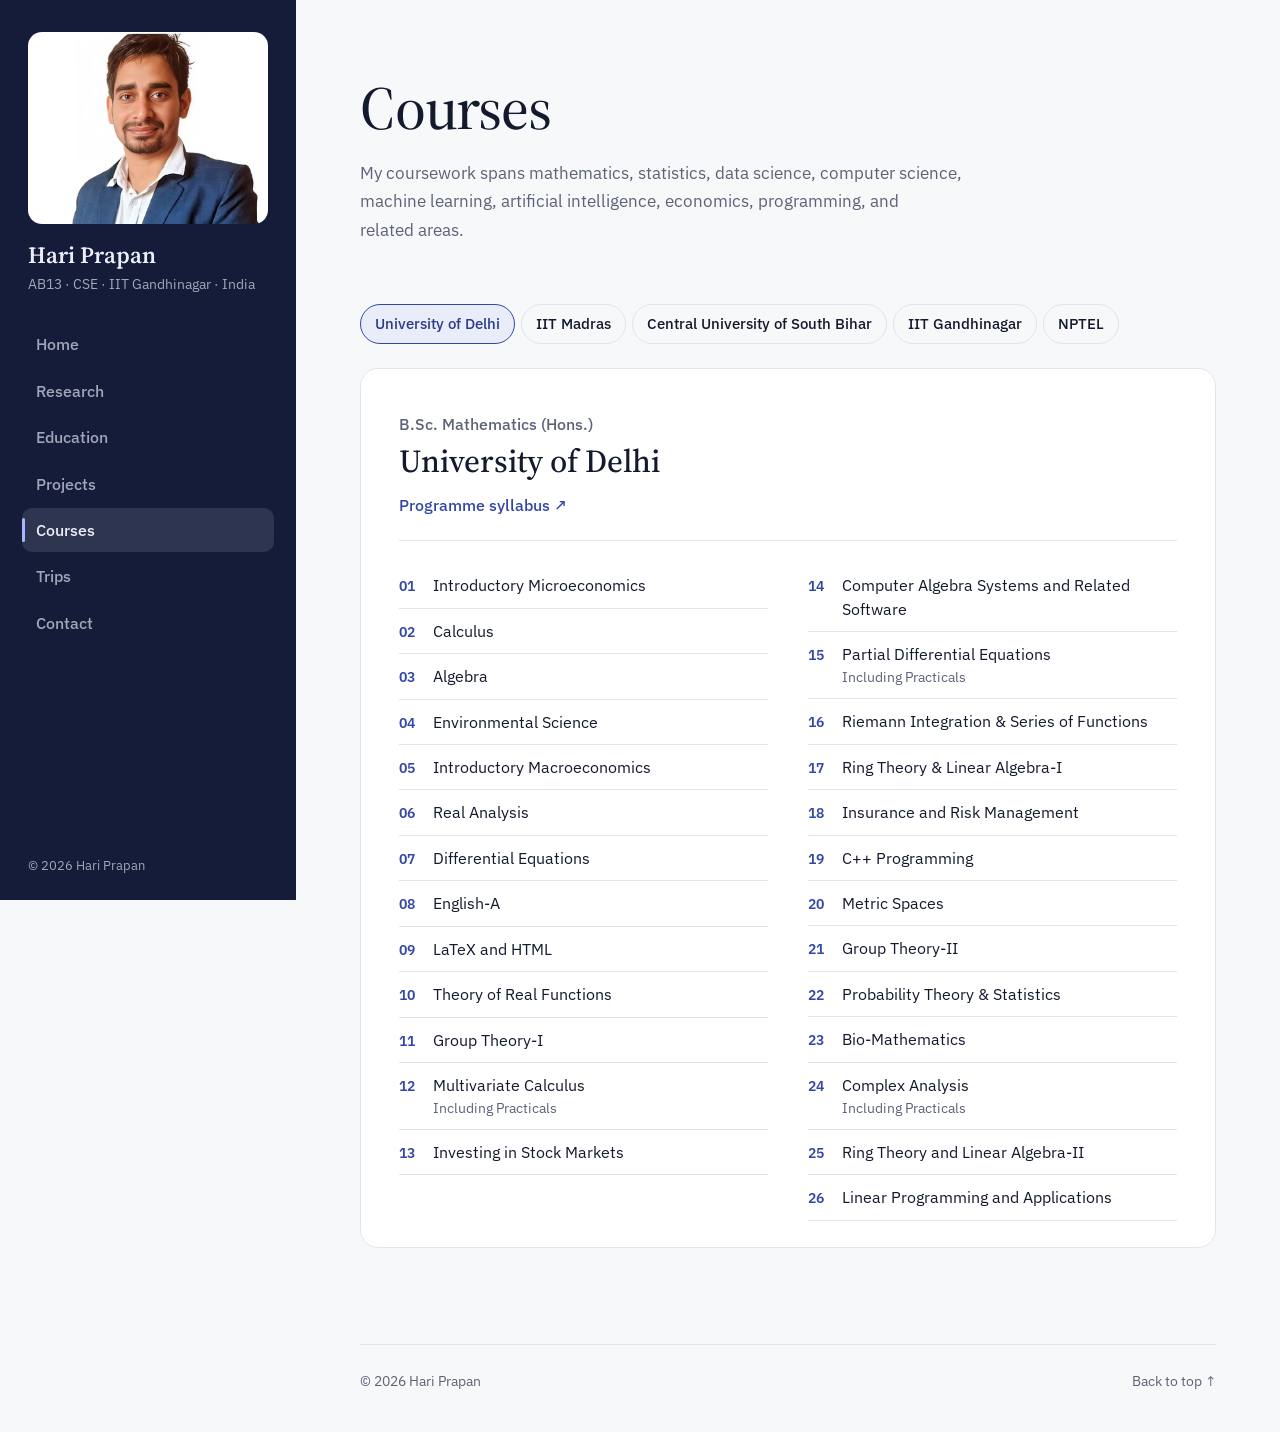
<file: courses/index.html>
<!DOCTYPE html>
<html lang="en">
<head>
  <meta charset="UTF-8">
  <meta name="viewport" content="width=device-width, initial-scale=1">
  <meta name="description" content="Academic coursework completed by Hari Prapan.">
  <meta name="theme-color" content="#141c3a">
  <title>Courses | Hari Prapan</title>
  <link rel="preconnect" href="https://fonts.googleapis.com">
  <link rel="preconnect" href="https://fonts.gstatic.com" crossorigin>
  <link rel="stylesheet" href="https://fonts.googleapis.com/css2?family=IBM+Plex+Sans:wght@400;500;600&family=Source+Serif+4:opsz,wght@8..60,400;8..60,500;8..60,600&display=swap">
  <link rel="stylesheet" href="../style.css">
  <script>document.documentElement.classList.add("js")</script>
  <script src="../script.js" defer></script>
</head>
<body>
  <a class="skip-link" href="#main">Skip to content</a>

  <!-- ===== Phone / tablet top bar ===== -->
  <header class="topbar">
    <a class="topbar-name" href="../index.html">Hari Prapan</a>
    <button class="menu-button" type="button" aria-expanded="false" aria-controls="site-nav">
      <span class="menu-lines" aria-hidden="true"></span>
      <span class="menu-label">Menu</span>
    </button>
  </header>

  <!-- ===== Sidebar: profile + navigation ===== -->
  <aside class="sidebar" id="site-nav">
    <a class="sidebar-profile" href="../index.html">
      <img src="../images/profile.jpg" alt="Hari Prapan" width="770" height="613">
      <span class="sidebar-name">Hari Prapan</span>
      <span class="sidebar-location">AB13 · CSE · IIT Gandhinagar · India</span>
    </a>
    <nav class="sidebar-nav" aria-label="Main">
        <a href="../index.html">Home</a>
        <a href="../research/">Research</a>
        <a href="../education/">Education</a>
        <a href="../projects/">Projects</a>
        <a href="../courses/" class="is-active" aria-current="page">Courses</a>
        <a href="../trips/">Trips</a>
        <a href="../index.html#contact">Contact</a>
    </nav>
    <p class="sidebar-foot">&copy; 2026 Hari Prapan</p>
  </aside>
  <div class="scrim" hidden></div>

  <main id="main" class="wide">
    <span id="top"></span>
    <header class="page-head">
      <h1>Courses</h1>
      <p>My coursework spans mathematics, statistics, data science, computer science, machine learning, artificial intelligence, economics, programming, and related areas.</p>
    </header>

    <div class="course-tabs">
      <div class="tab-list" role="tablist" aria-label="Institutions">
        <button type="button" role="tab" id="tab-group-1" aria-controls="group-1" aria-selected="true">
          <span class="tab-inst">University of Delhi</span>
          <span class="tab-degree">B.Sc. Mathematics (Hons.)</span>
        </button>
        <button type="button" role="tab" id="tab-group-2" aria-controls="group-2" aria-selected="false" tabindex="-1">
          <span class="tab-inst">IIT Madras</span>
          <span class="tab-degree">B.S. Data Science &amp; Applications</span>
        </button>
        <button type="button" role="tab" id="tab-group-3" aria-controls="group-3" aria-selected="false" tabindex="-1">
          <span class="tab-inst">Central University of South Bihar</span>
          <span class="tab-degree">M.Sc. Data Science &amp; Applied Statistics</span>
        </button>
        <button type="button" role="tab" id="tab-group-4" aria-controls="group-4" aria-selected="false" tabindex="-1">
          <span class="tab-inst">IIT Gandhinagar</span>
          <span class="tab-degree">Ph.D. Computer Science &amp; Engineering</span>
        </button>
        <button type="button" role="tab" id="tab-group-5" aria-controls="group-5" aria-selected="false" tabindex="-1">
          <span class="tab-inst">NPTEL</span>
          <span class="tab-degree">Additional Coursework</span>
        </button>
      </div>
      <div class="tab-panels">
        <!-- ===== University of Delhi ===== -->
        <section class="course-panel is-active" role="tabpanel" id="group-1" aria-labelledby="tab-group-1">
          <header class="panel-head">
            <p class="panel-degree">B.Sc. Mathematics (Hons.)</p>
            <h2>University of Delhi</h2>
            <a class="panel-link" href="https://www.du.ac.in/du/uploads/Syllabus_2015/B.Sc.%20Hons.%20Mathematics.pdf" target="_blank" rel="noreferrer">Programme syllabus ↗</a>
          </header>
          <ol class="course-list">
            <li><span class="course-num">01</span><span class="course-name">Introductory Microeconomics</span></li>
            <li><span class="course-num">02</span><span class="course-name">Calculus</span></li>
            <li><span class="course-num">03</span><span class="course-name">Algebra</span></li>
            <li><span class="course-num">04</span><span class="course-name">Environmental Science</span></li>
            <li><span class="course-num">05</span><span class="course-name">Introductory Macroeconomics</span></li>
            <li><span class="course-num">06</span><span class="course-name">Real Analysis</span></li>
            <li><span class="course-num">07</span><span class="course-name">Differential Equations</span></li>
            <li><span class="course-num">08</span><span class="course-name">English-A</span></li>
            <li><span class="course-num">09</span><span class="course-name">LaTeX and HTML</span></li>
            <li><span class="course-num">10</span><span class="course-name">Theory of Real Functions</span></li>
            <li><span class="course-num">11</span><span class="course-name">Group Theory-I</span></li>
            <li><span class="course-num">12</span><span class="course-name">Multivariate Calculus<small>Including Practicals</small></span></li>
            <li><span class="course-num">13</span><span class="course-name">Investing in Stock Markets</span></li>
            <li><span class="course-num">14</span><span class="course-name">Computer Algebra Systems and Related Software</span></li>
            <li><span class="course-num">15</span><span class="course-name">Partial Differential Equations<small>Including Practicals</small></span></li>
            <li><span class="course-num">16</span><span class="course-name">Riemann Integration &amp; Series of Functions</span></li>
            <li><span class="course-num">17</span><span class="course-name">Ring Theory &amp; Linear Algebra-I</span></li>
            <li><span class="course-num">18</span><span class="course-name">Insurance and Risk Management</span></li>
            <li><span class="course-num">19</span><span class="course-name">C++ Programming</span></li>
            <li><span class="course-num">20</span><span class="course-name">Metric Spaces</span></li>
            <li><span class="course-num">21</span><span class="course-name">Group Theory-II</span></li>
            <li><span class="course-num">22</span><span class="course-name">Probability Theory &amp; Statistics</span></li>
            <li><span class="course-num">23</span><span class="course-name">Bio-Mathematics</span></li>
            <li><span class="course-num">24</span><span class="course-name">Complex Analysis<small>Including Practicals</small></span></li>
            <li><span class="course-num">25</span><span class="course-name">Ring Theory and Linear Algebra-II</span></li>
            <li><span class="course-num">26</span><span class="course-name">Linear Programming and Applications</span></li>
          </ol>
        </section>

        <!-- ===== IIT Madras ===== -->
        <section class="course-panel" role="tabpanel" id="group-2" aria-labelledby="tab-group-2">
          <header class="panel-head">
            <p class="panel-degree">B.S. Data Science &amp; Applications</p>
            <h2>IIT Madras</h2>
          </header>
          <ol class="course-list">
            <li><span class="course-num">01</span><span class="course-name"><a href="https://study.iitm.ac.in/ds/course_pages/BSHS1001.html" target="_blank" rel="noreferrer">English I ↗</a></span></li>
            <li><span class="course-num">02</span><span class="course-name"><a href="https://study.iitm.ac.in/ds/course_pages/BSCS1001.html" target="_blank" rel="noreferrer">Computational Thinking ↗</a></span></li>
            <li><span class="course-num">03</span><span class="course-name"><a href="https://study.iitm.ac.in/ds/course_pages/BSMA1001.html" target="_blank" rel="noreferrer">Mathematics for Data Science I ↗</a></span></li>
            <li><span class="course-num">04</span><span class="course-name"><a href="https://study.iitm.ac.in/ds/course_pages/BSMA1002.html" target="_blank" rel="noreferrer">Statistics for Data Science I ↗</a></span></li>
            <li><span class="course-num">05</span><span class="course-name"><a href="https://study.iitm.ac.in/ds/course_pages/BSHS1002.html" target="_blank" rel="noreferrer">English II ↗</a></span></li>
            <li><span class="course-num">06</span><span class="course-name"><a href="https://study.iitm.ac.in/ds/course_pages/BSCS1002.html" target="_blank" rel="noreferrer">Programming in Python ↗</a></span></li>
            <li><span class="course-num">07</span><span class="course-name"><a href="https://study.iitm.ac.in/ds/course_pages/BSMA1003.html" target="_blank" rel="noreferrer">Mathematics for Data Science II ↗</a></span></li>
            <li><span class="course-num">08</span><span class="course-name"><a href="https://study.iitm.ac.in/ds/course_pages/BSMA1004.html" target="_blank" rel="noreferrer">Statistics for Data Science II ↗</a></span></li>
            <li><span class="course-num">09</span><span class="course-name"><a href="https://study.iitm.ac.in/ds/course_pages/BSCS2001.html" target="_blank" rel="noreferrer">Database Management Systems ↗</a></span></li>
            <li><span class="course-num">10</span><span class="course-name"><a href="https://study.iitm.ac.in/ds/course_pages/BSCS2004.html" target="_blank" rel="noreferrer">Machine Learning Foundations ↗</a></span></li>
            <li><span class="course-num">11</span><span class="course-name"><a href="https://study.iitm.ac.in/ds/course_pages/BSMS2001.html" target="_blank" rel="noreferrer">Business Data Management ↗</a></span></li>
            <li><span class="course-num">12</span><span class="course-name"><a href="https://study.iitm.ac.in/ds/course_pages/BSMS2001P.html" target="_blank" rel="noreferrer">Business Data Management - Project ↗</a></span></li>
            <li><span class="course-num">13</span><span class="course-name"><a href="https://study.iitm.ac.in/ds/course_pages/BSCS2003.html" target="_blank" rel="noreferrer">Modern Application Development I ↗</a></span></li>
            <li><span class="course-num">14</span><span class="course-name"><a href="https://study.iitm.ac.in/ds/course_pages/BSMS2002.html" target="_blank" rel="noreferrer">Business Analytics ↗</a></span></li>
            <li><span class="course-num">15</span><span class="course-name"><a href="https://study.iitm.ac.in/ds/course_pages/BSCS2003P.html" target="_blank" rel="noreferrer">Modern Application Development I - Project ↗</a></span></li>
            <li><span class="course-num">16</span><span class="course-name"><a href="https://study.iitm.ac.in/ds/course_pages/BSCS2006.html" target="_blank" rel="noreferrer">Modern Application Development II ↗</a></span></li>
            <li><span class="course-num">17</span><span class="course-name"><a href="https://study.iitm.ac.in/ds/course_pages/BSCS2007.html" target="_blank" rel="noreferrer">Machine Learning Techniques ↗</a></span></li>
            <li><span class="course-num">18</span><span class="course-name"><a href="https://study.iitm.ac.in/ds/course_pages/BSCS2006P.html" target="_blank" rel="noreferrer">Modern Application Development II - Project ↗</a></span></li>
            <li><span class="course-num">19</span><span class="course-name"><a href="https://study.iitm.ac.in/ds/course_pages/BSSE2001.html" target="_blank" rel="noreferrer">System Commands ↗</a></span></li>
            <li><span class="course-num">20</span><span class="course-name"><a href="https://study.iitm.ac.in/ds/course_pages/BSCS2008.html" target="_blank" rel="noreferrer">Machine Learning Practice ↗</a></span></li>
            <li><span class="course-num">21</span><span class="course-name"><a href="https://study.iitm.ac.in/ds/course_pages/BSCS2008P.html" target="_blank" rel="noreferrer">Machine Learning Practice - Project ↗</a></span></li>
            <li><span class="course-num">22</span><span class="course-name"><a href="https://study.iitm.ac.in/ds/course_pages/BSSE2002.html" target="_blank" rel="noreferrer">Tools in Data Science ↗</a></span></li>
            <li><span class="course-num">23</span><span class="course-name"><a href="https://study.iitm.ac.in/ds/course_pages/BSCS2002.html" target="_blank" rel="noreferrer">Programming, Data Structures and Algorithms using Python ↗</a></span></li>
            <li><span class="course-num">24</span><span class="course-name"><a href="https://study.iitm.ac.in/ds/course_pages/BSCS2005.html" target="_blank" rel="noreferrer">Programming Concepts using Java ↗</a></span></li>
            <li><span class="course-num">25</span><span class="course-name"><a href="https://study.iitm.ac.in/ds/course_pages/BSCS3003.html" target="_blank" rel="noreferrer">AI: Search Methods for Problem Solving ↗</a></span></li>
            <li><span class="course-num">26</span><span class="course-name"><a href="https://study.iitm.ac.in/ds/course_pages/BSCS3004.html" target="_blank" rel="noreferrer">Deep Learning ↗</a></span></li>
            <li><span class="course-num">27</span><span class="course-name"><a href="https://study.iitm.ac.in/ds/course_pages/BSGN3001.html" target="_blank" rel="noreferrer">Strategies for Professional Growth ↗</a></span></li>
            <li><span class="course-num">28</span><span class="course-name"><a href="https://study.iitm.ac.in/ds/course_pages/BSCS3001.html" target="_blank" rel="noreferrer">Software Engineering ↗</a></span></li>
            <li><span class="course-num">29</span><span class="course-name"><a href="https://study.iitm.ac.in/ds/course_pages/BSCS3002.html" target="_blank" rel="noreferrer">Software Testing ↗</a></span></li>
            <li><span class="course-num">30</span><span class="course-name"><a href="https://study.iitm.ac.in/ds/course_pages/BSMA3012.html" target="_blank" rel="noreferrer">Linear Statistical Models ↗</a></span></li>
            <li><span class="course-num">31</span><span class="course-name"><a href="https://study.iitm.ac.in/ds/course_pages/BSMS4001.html" target="_blank" rel="noreferrer">Industry 4.0 ↗</a></span></li>
            <li><span class="course-num">32</span><span class="course-name"><a href="https://study.iitm.ac.in/ds/course_pages/BSCS3005.html" target="_blank" rel="noreferrer">Programming in C ↗</a></span></li>
            <li><span class="course-num">33</span><span class="course-name"><a href="https://study.iitm.ac.in/ds/course_pages/BSDA5001.html" target="_blank" rel="noreferrer">Introduction to Big Data ↗</a></span></li>
            <li><span class="course-num">34</span><span class="course-name"><a href="https://study.iitm.ac.in/ds/course_pages/BSMS4023.html" target="_blank" rel="noreferrer">Game Theory and Strategy ↗</a></span></li>
            <li><span class="course-num">35</span><span class="course-name"><a href="https://sites.google.com/iitgn.ac.in/mas/home" target="_blank" rel="noreferrer">Foundations of AI: Multiagent Systems ↗</a><small>Done at IIT Gandhinagar campus</small></span></li>
            <li><span class="course-num">36</span><span class="course-name"><a href="https://www.neeldhara.com/courses/2024/02-linalg/" target="_blank" rel="noreferrer">Special Topics in Computer Science: Applications of Linear Algebra to Combinatorics ↗</a><small>Done at IIT Gandhinagar campus</small></span></li>
            <li><span class="course-num">37</span><span class="course-name">Demystifying Networking<small>NPTEL course credited to BS Degree</small></span></li>
            <li><span class="course-num">38</span><span class="course-name">Cloud Computing<small>NPTEL course credited to BS Degree</small></span></li>
            <li><span class="course-num">39</span><span class="course-name">Soft Skill Development<small>NPTEL course credited to BS Degree</small></span></li>
            <li><span class="course-num">40</span><span class="course-name">Business Analytics &amp; Text Mining Modeling using Python<small>NPTEL course credited to BS Degree</small></span></li>
          </ol>
        </section>

        <!-- ===== Central University of South Bihar ===== -->
        <section class="course-panel" role="tabpanel" id="group-3" aria-labelledby="tab-group-3">
          <header class="panel-head">
            <p class="panel-degree">M.Sc. Data Science &amp; Applied Statistics</p>
            <h2>Central University of South Bihar</h2>
            <a class="panel-link" href="https://drive.google.com/file/d/19TAhWLrG_JNBDaGO9FpudmZwVKHtLG9r/view?usp=drive_link" target="_blank" rel="noreferrer">Programme syllabus ↗</a>
          </header>
          <ol class="course-list">
            <li><span class="course-num">01</span><span class="course-name">Linux and Bioinformatics</span></li>
            <li><span class="course-num">02</span><span class="course-name">Statistical Essential for Data Science</span></li>
            <li><span class="course-num">03</span><span class="course-name">Distribution Theory and Nonparametric Statistics</span></li>
            <li><span class="course-num">04</span><span class="course-name">R Programming for Data Science</span></li>
            <li><span class="course-num">05</span><span class="course-name">Data Analysis with R, SPSS and Excel</span></li>
            <li><span class="course-num">06</span><span class="course-name">Data Mining<small>NPTEL course credited to MSc Degree</small></span></li>
            <li><span class="course-num">07</span><span class="course-name">Linear Models and Regression Analysis</span></li>
            <li><span class="course-num">08</span><span class="course-name">Multivariate Analysis for Data Science</span></li>
            <li><span class="course-num">09</span><span class="course-name">Statistical Inference for Data Science</span></li>
            <li><span class="course-num">10</span><span class="course-name">Statistical Analytics for Data Science</span></li>
            <li><span class="course-num">11</span><span class="course-name">Research Methodology and Project Management of Data Science</span></li>
            <li><span class="course-num">12</span><span class="course-name">Python Programming for Data Science</span></li>
            <li><span class="course-num">13</span><span class="course-name">Machine Learning</span></li>
            <li><span class="course-num">14</span><span class="course-name">Data Analysis using Excel and Python</span></li>
            <li><span class="course-num">15</span><span class="course-name">Mini Project<small>DataEaze — industry-oriented web app for end-to-end Data Analysis and Machine Learning workflows</small></span></li>
            <li><span class="course-num">16</span><span class="course-name">Data Visualization with Tableau</span></li>
            <li><span class="course-num">17</span><span class="course-name">Contribution to Data Science and Machine Learning by Indian Scholars and Indian Industries</span></li>
            <li><span class="course-num">18</span><span class="course-name">Major Project<small>DataEaze 2.0 — AI-powered web app for end-to-end ML and DL workflows; completed at NIELIT Patna campus</small></span></li>
            <li><span class="course-num">19</span><span class="course-name">Deep Learning<small>Done at NIELIT Patna campus</small></span></li>
          </ol>
        </section>

        <!-- ===== IIT Gandhinagar ===== -->
        <section class="course-panel" role="tabpanel" id="group-4" aria-labelledby="tab-group-4">
          <header class="panel-head">
            <p class="panel-degree">Ph.D. Computer Science &amp; Engineering</p>
            <h2>IIT Gandhinagar</h2>
          </header>
          <ol class="course-list">
            <li><span class="course-num">01</span><span class="course-name"><a href="https://gmanoj.people.iitgn.ac.in/CS610/" target="_blank" rel="noreferrer">Algorithms ↗</a></span></li>
            <li><span class="course-num">02</span><span class="course-name"><a href="https://sites.google.com/iitgn.ac.in/mdml/home" target="_blank" rel="noreferrer">Incentives and Machine Learning ↗</a></span></li>
            <li><span class="course-num">03</span><span class="course-name">FP602 Writing</span></li>
            <li><span class="course-num">04</span><span class="course-name"><a href="https://sites.google.com/iitgn.ac.in/ethicsai/course-contents" target="_blank" rel="noreferrer">Ethics of AI ↗</a></span></li>
            <li><span class="course-num">05</span><span class="course-name">Machine Learning</span></li>
            <li><span class="course-num">06</span><span class="course-name"><a href="https://sites.google.com/iitgn.ac.in/es667/home" target="_blank" rel="noreferrer">Deep Learning ↗</a></span></li>
          </ol>
        </section>

        <!-- ===== NPTEL ===== -->
        <section class="course-panel" role="tabpanel" id="group-5" aria-labelledby="tab-group-5">
          <header class="panel-head">
            <p class="panel-degree">Additional Coursework</p>
            <h2>NPTEL</h2>
          </header>
          <ol class="course-list">
            <li><span class="course-num">01</span><span class="course-name"><a href="https://onlinecourses.nptel.ac.in/noc19_cs75/preview" target="_blank" rel="noreferrer">Demystifying Networking ↗</a></span></li>
            <li><span class="course-num">02</span><span class="course-name"><a href="https://onlinecourses.nptel.ac.in/noc24_cs118/preview" target="_blank" rel="noreferrer">Cloud Computing ↗</a></span></li>
            <li><span class="course-num">03</span><span class="course-name"><a href="https://onlinecourses.nptel.ac.in/noc23_hs10/preview" target="_blank" rel="noreferrer">Soft Skill Development ↗</a></span></li>
            <li><span class="course-num">04</span><span class="course-name"><a href="https://onlinecourses.nptel.ac.in/noc19_mg47/preview" target="_blank" rel="noreferrer">Business Analytics &amp; Text Mining Modeling using Python ↗</a></span></li>
            <li><span class="course-num">05</span><span class="course-name"><a href="https://onlinecourses.nptel.ac.in/noc20_cs12/preview" target="_blank" rel="noreferrer">Data Mining ↗</a></span></li>
            <li><span class="course-num">06</span><span class="course-name"><a href="https://onlinecourses.nptel.ac.in/noc20_ee74/preview" target="_blank" rel="noreferrer">Deep Learning for Visual Computing ↗</a></span></li>
            <li><span class="course-num">07</span><span class="course-name"><a href="https://onlinecourses.nptel.ac.in/noc25_cs45/preview" target="_blank" rel="noreferrer">Introduction to Large Language Models ↗</a></span></li>
          </ol>
        </section>

      </div>
    </div>

    <footer class="site-footer">
      <span>&copy; 2026 Hari Prapan</span>
      <a href="#top">Back to top ↑</a>
    </footer>
  </main>
</body>
</html>
</file>
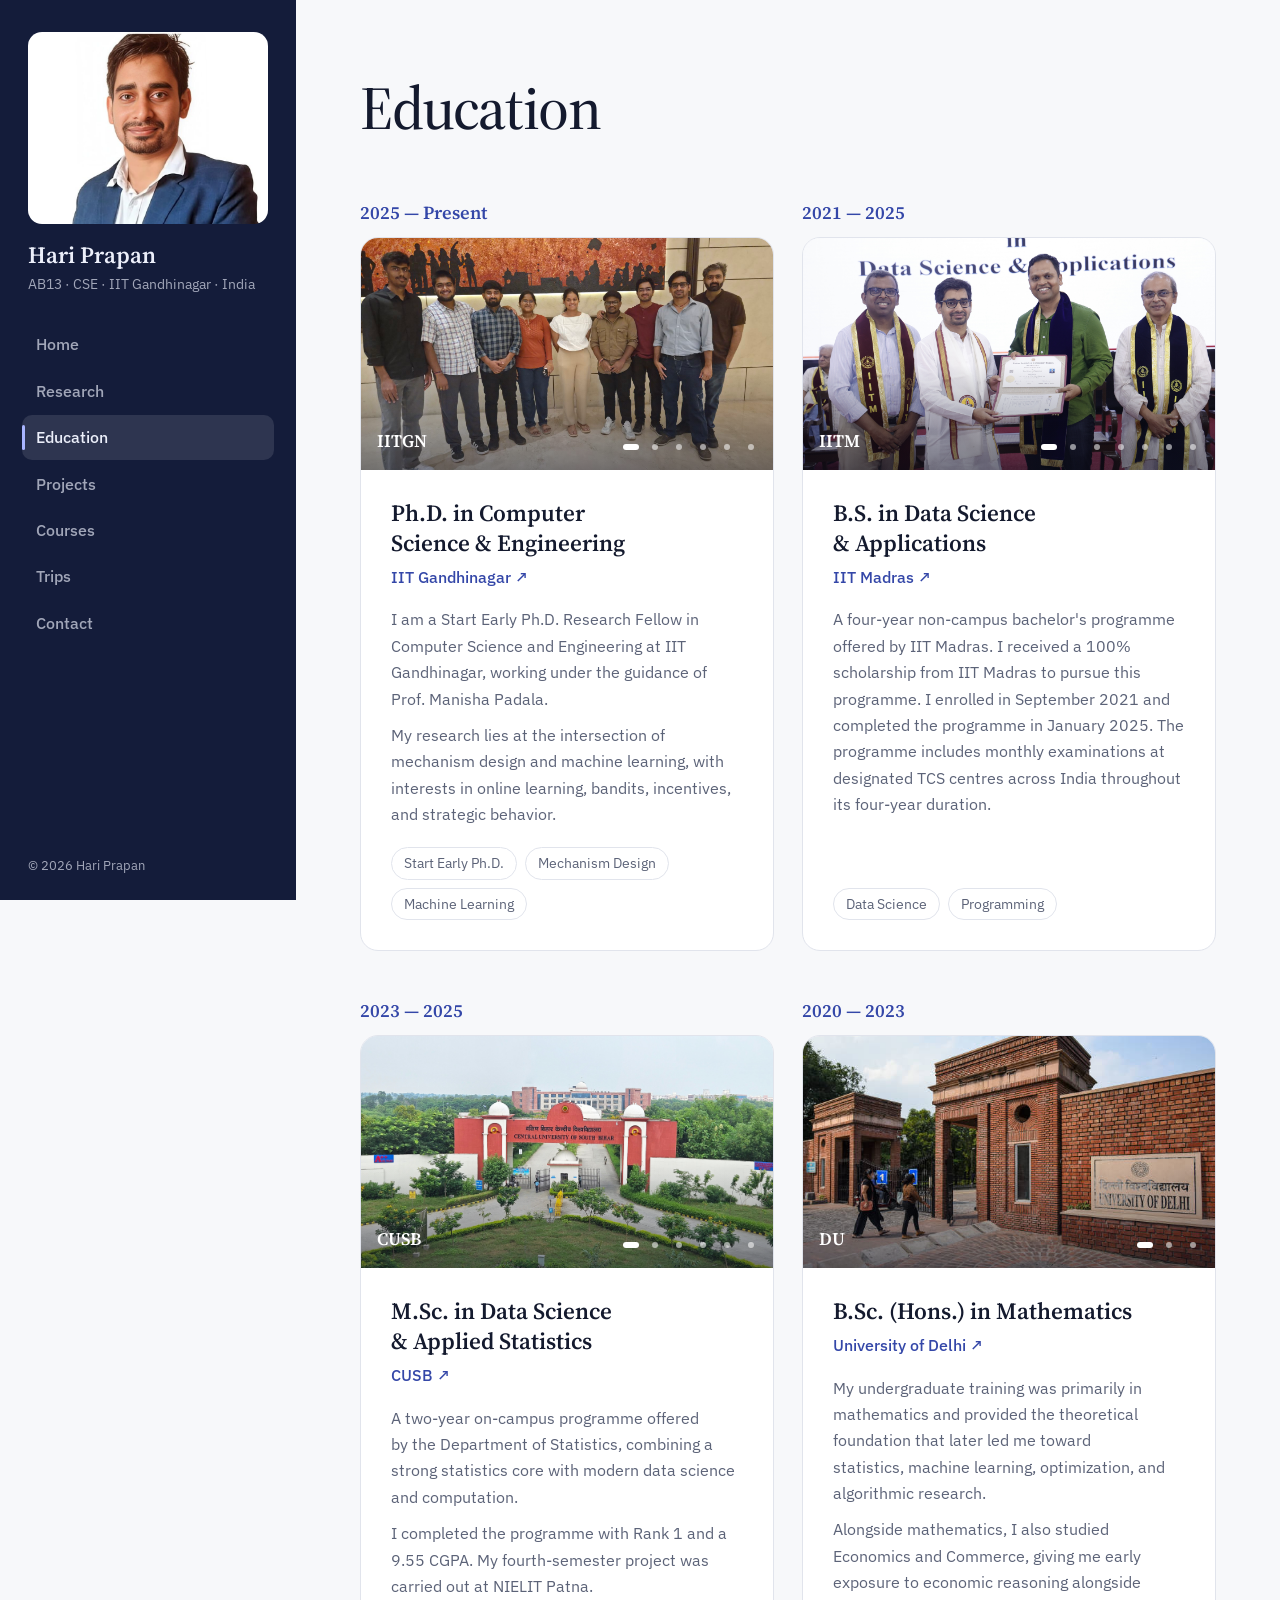
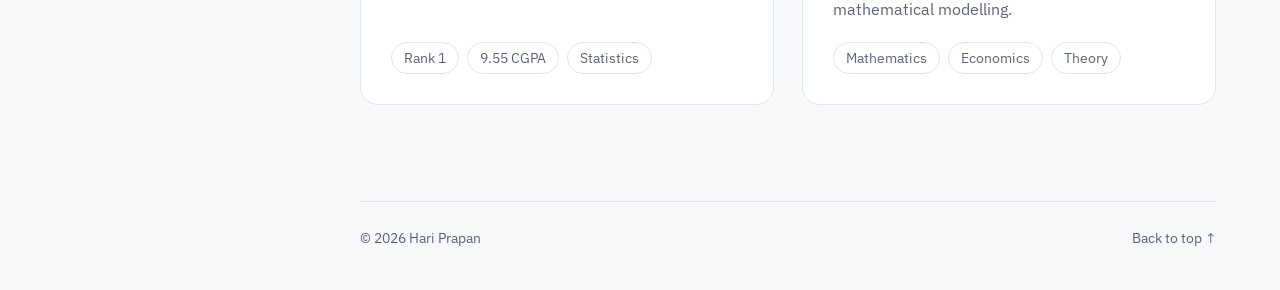
<file: education/index.html>
<!DOCTYPE html>
<html lang="en">
<head>
  <meta charset="UTF-8">
  <meta name="viewport" content="width=device-width, initial-scale=1">
  <meta name="description" content="Education of Hari Prapan.">
  <meta name="theme-color" content="#141c3a">
  <title>Education | Hari Prapan</title>
  <link rel="preconnect" href="https://fonts.googleapis.com">
  <link rel="preconnect" href="https://fonts.gstatic.com" crossorigin>
  <link rel="stylesheet" href="https://fonts.googleapis.com/css2?family=IBM+Plex+Sans:wght@400;500;600&family=Source+Serif+4:opsz,wght@8..60,400;8..60,500;8..60,600&display=swap">
  <link rel="stylesheet" href="../style.css">
  <script>document.documentElement.classList.add("js")</script>
  <script src="../script.js" defer></script>
</head>
<body>
  <a class="skip-link" href="#main">Skip to content</a>

  <!-- ===== Phone / tablet top bar ===== -->
  <header class="topbar">
    <a class="topbar-name" href="../index.html">Hari Prapan</a>
    <button class="menu-button" type="button" aria-expanded="false" aria-controls="site-nav">
      <span class="menu-lines" aria-hidden="true"></span>
      <span class="menu-label">Menu</span>
    </button>
  </header>

  <!-- ===== Sidebar: profile + navigation ===== -->
  <aside class="sidebar" id="site-nav">
    <a class="sidebar-profile" href="../index.html">
      <img src="../images/profile.jpg" alt="Hari Prapan" width="770" height="613">
      <span class="sidebar-name">Hari Prapan</span>
      <span class="sidebar-location">AB13 · CSE · IIT Gandhinagar · India</span>
    </a>
    <nav class="sidebar-nav" aria-label="Main">
        <a href="../index.html">Home</a>
        <a href="../research/">Research</a>
        <a href="../education/" class="is-active" aria-current="page">Education</a>
        <a href="../projects/">Projects</a>
        <a href="../courses/">Courses</a>
        <a href="../trips/">Trips</a>
        <a href="../index.html#contact">Contact</a>
    </nav>
    <p class="sidebar-foot">&copy; 2026 Hari Prapan</p>
  </aside>
  <div class="scrim" hidden></div>

  <main id="main" class="wide">
    <span id="top"></span>
    <header class="page-head">
      <h1>Education</h1>
    </header>

    <section class="block">
      <ol class="degrees">
        <li class="degree">
          <div class="degree-date">2025 — Present</div>
          <article class="degree-card">
            <div class="slider" aria-label="IIT Gandhinagar photos">
              <img src="../images/iitgn1.jpg" alt="IIT Gandhinagar" class="slide is-active" loading="eager">
              <img src="../images/iitgn2.jpg" alt="IIT Gandhinagar" class="slide" loading="lazy">
              <img src="../images/iitgn3.jpg" alt="IIT Gandhinagar" class="slide" loading="lazy">
              <img src="../images/iitgn4.jpeg" alt="IIT Gandhinagar" class="slide" loading="lazy">
              <img src="../images/iitgn5.jpg" alt="IIT Gandhinagar" class="slide" loading="lazy">
              <img src="../images/iitgn6.jpg" alt="IIT Gandhinagar" class="slide" loading="lazy">
              <span class="slider-tag">IITGN</span>
              <div class="slider-dots"></div>
            </div>
            <div class="degree-body">
              <h3>Ph.D. in Computer Science &amp; Engineering</h3>
              <a class="degree-inst" href="https://iitgn.ac.in/" target="_blank" rel="noreferrer">IIT Gandhinagar ↗</a>
            <p>I am a Start Early Ph.D. Research Fellow in Computer Science and Engineering at IIT Gandhinagar, working under the guidance of Prof. Manisha Padala.</p>
            <p>My research lies at the intersection of mechanism design and machine learning, with interests in online learning, bandits, incentives, and strategic behavior.</p>
              <ul class="tags"><li>Start Early Ph.D.</li><li>Mechanism Design</li><li>Machine Learning</li></ul>
            </div>
          </article>
        </li>

        <li class="degree">
          <div class="degree-date">2021 — 2025</div>
          <article class="degree-card">
            <div class="slider" aria-label="IIT Madras photos">
              <img src="../images/iitm1.jpg" alt="IIT Madras" class="slide is-active" loading="eager">
              <img src="../images/iitm2.jpg" alt="IIT Madras" class="slide" loading="lazy">
              <img src="../images/iitm3.jpg" alt="IIT Madras" class="slide" loading="lazy">
              <img src="../images/iitm4.jpg" alt="IIT Madras" class="slide" loading="lazy">
               <img src="../images/iitm5.jpg" alt="IIT Madras" class="slide" loading="lazy">
               <img src="../images/iitm6.jpg" alt="IIT Madras" class="slide" loading="lazy">
               <img src="../images/iitm7.JPG" alt="IIT Madras" class="slide" loading="lazy">
              <span class="slider-tag">IITM</span>
              <div class="slider-dots"></div>
            </div>
            <div class="degree-body">
              <h3>B.S. in Data Science &amp; Applications</h3>
              <a class="degree-inst" href="https://www.iitm.ac.in/" target="_blank" rel="noreferrer">IIT Madras ↗</a>
             <p>A four-year non-campus bachelor's programme offered by IIT Madras. I received a 100% scholarship from IIT Madras to pursue this programme.

I enrolled in September 2021 and completed the programme in January 2025.

The programme includes monthly examinations at designated TCS centres across India throughout its four-year duration.</p>
              <ul class="tags"><li>Data Science</li><li>Programming</li></ul>
            </div>
          </article>
        </li>

        <li class="degree">
          <div class="degree-date">2023 — 2025</div>
          <article class="degree-card">
            <div class="slider" aria-label="CUSB photos">
              <img src="../images/cusb1.jpg" alt="CUSB" class="slide is-active" loading="eager">
              <img src="../images/cusb2.jpg" alt="CUSB" class="slide" loading="lazy">
              <img src="../images/cusb3.jpg" alt="CUSB" class="slide" loading="lazy">
              <img src="../images/cusb4.jpg" alt="CUSB" class="slide" loading="lazy">
               <img src="../images/cusb5.jpg" alt="CUSB" class="slide" loading="lazy">
               <img src="../images/cusb6.jpg" alt="CUSB" class="slide" loading="lazy">
              <span class="slider-tag">CUSB</span>
              <div class="slider-dots"></div>
            </div>
            <div class="degree-body">
              <h3>M.Sc. in Data Science &amp; Applied Statistics</h3>
              <a class="degree-inst" href="https://www.cusb.ac.in/" target="_blank" rel="noreferrer">CUSB ↗</a>
            <p>A two-year on-campus programme offered by the Department of Statistics, combining a strong statistics core with modern data science and computation.</p>
            <p>I completed the programme with Rank 1 and a 9.55 CGPA. My fourth-semester project was carried out at NIELIT Patna.</p>
              <ul class="tags"><li>Rank 1</li><li>9.55 CGPA</li><li>Statistics</li></ul>
            </div>
          </article>
        </li>

        <li class="degree">
          <div class="degree-date">2020 — 2023</div>
          <article class="degree-card">
            <div class="slider" aria-label="University of Delhi photos">
              <img src="../images/du1.jpg" alt="University of Delhi" class="slide is-active" loading="eager">
               <img src="../images/du2.jpg" alt="University of Delhi" class="slide" loading="lazy">
              <img src="../images/du3.jpg" alt="University of Delhi" class="slide" loading="lazy">
              <span class="slider-tag">DU</span>
              <div class="slider-dots"></div>
            </div>
            <div class="degree-body">
              <h3>B.Sc. (Hons.) in Mathematics</h3>
              <a class="degree-inst" href="https://www.du.ac.in/" target="_blank" rel="noreferrer">University of Delhi ↗</a>
            <p>My undergraduate training was primarily in mathematics and provided the theoretical foundation that later led me toward statistics, machine learning, optimization, and algorithmic research.</p>
            <p>Alongside mathematics, I also studied Economics and Commerce, giving me early exposure to economic reasoning alongside mathematical modelling.</p>
              <ul class="tags"><li>Mathematics</li><li>Economics</li><li>Theory</li></ul>
            </div>
          </article>
        </li>

      </ol>
    </section>

    <footer class="site-footer">
      <span>&copy; 2026 Hari Prapan</span>
      <a href="#top">Back to top ↑</a>
    </footer>
  </main>
</body>
</html>
</file>
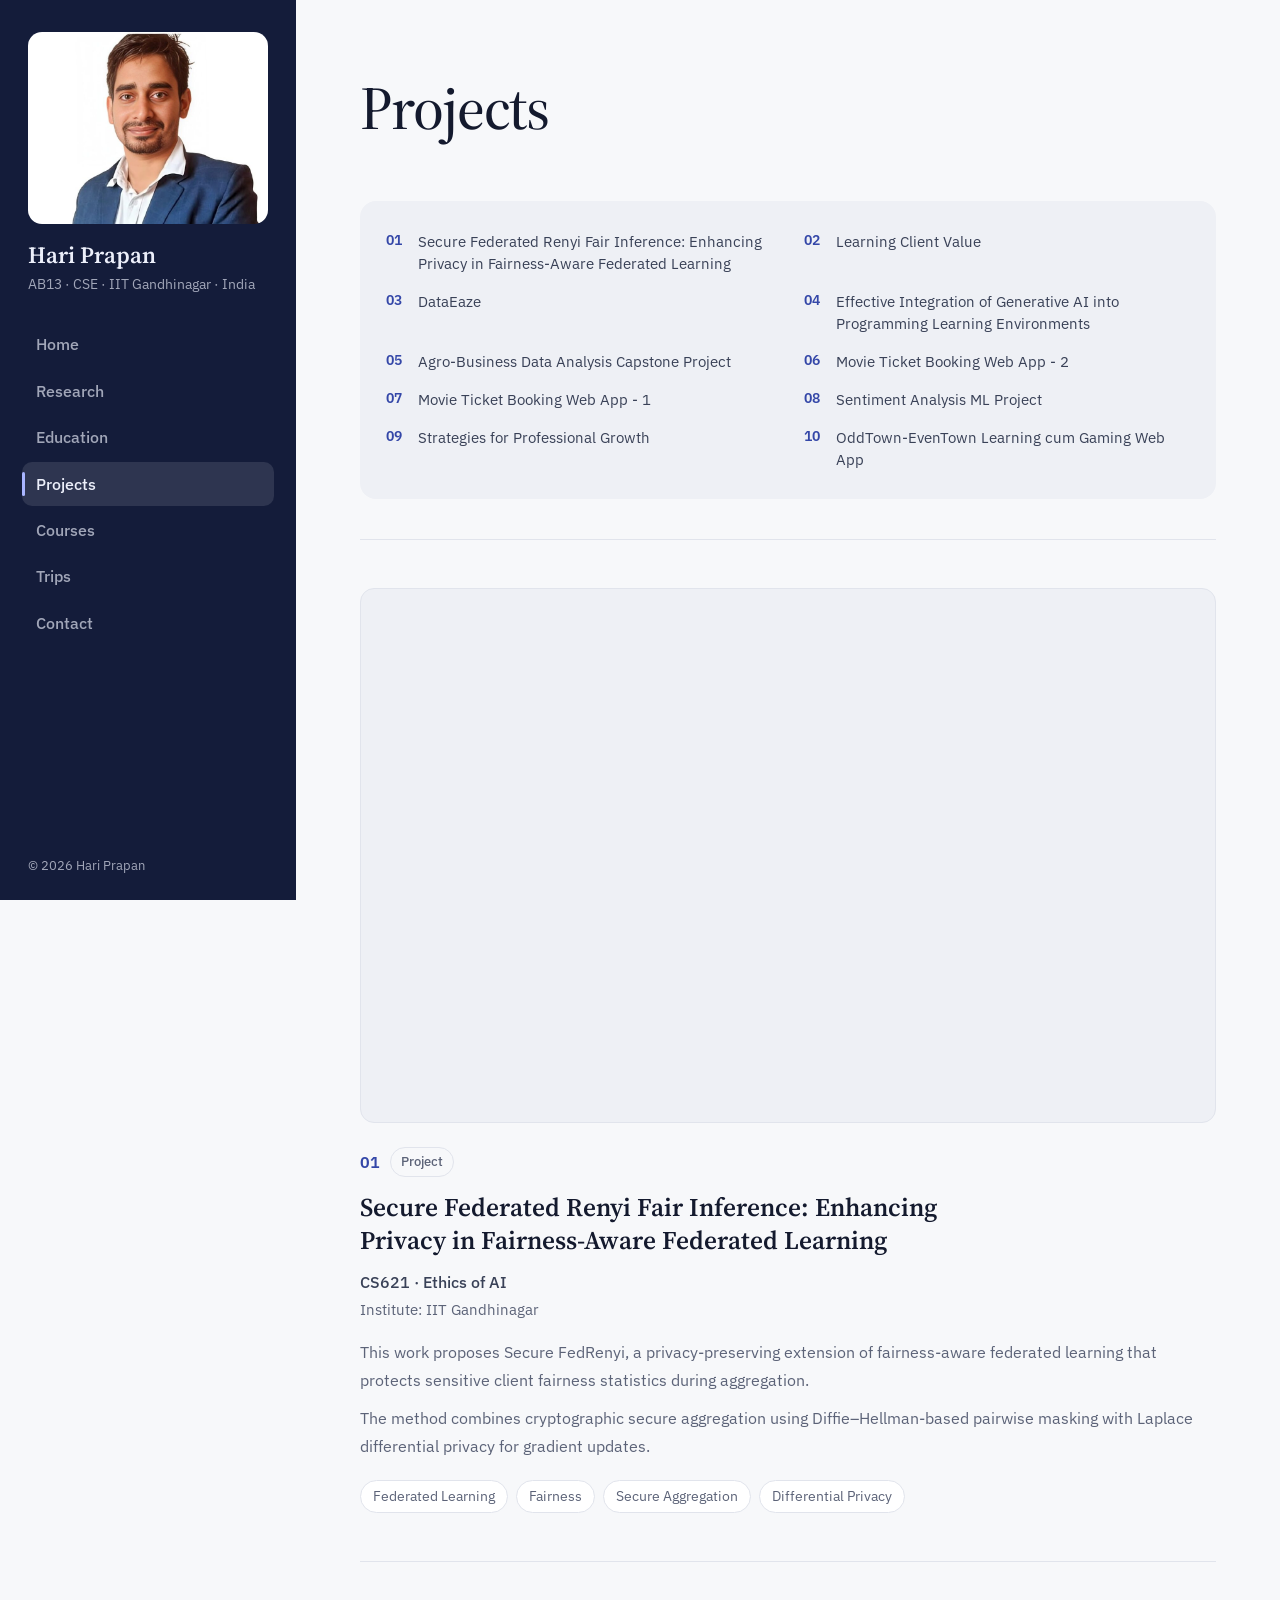
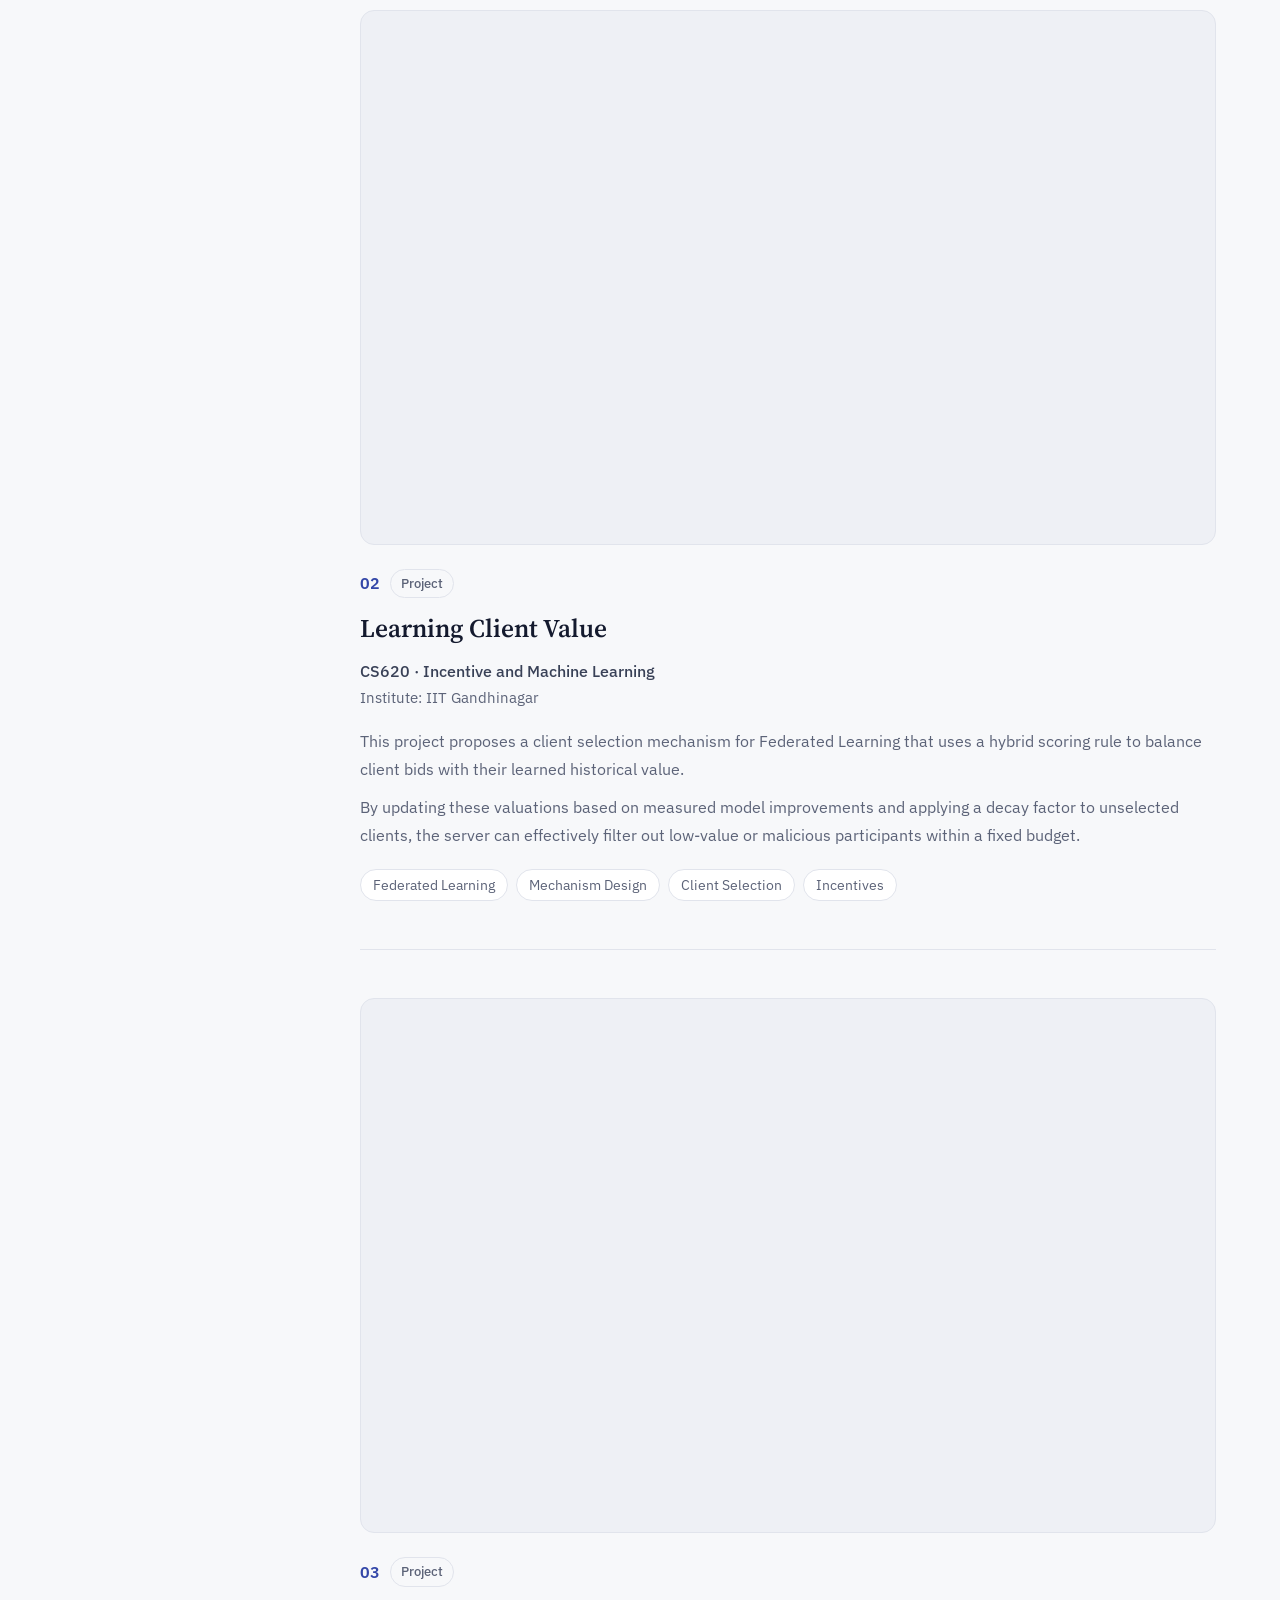
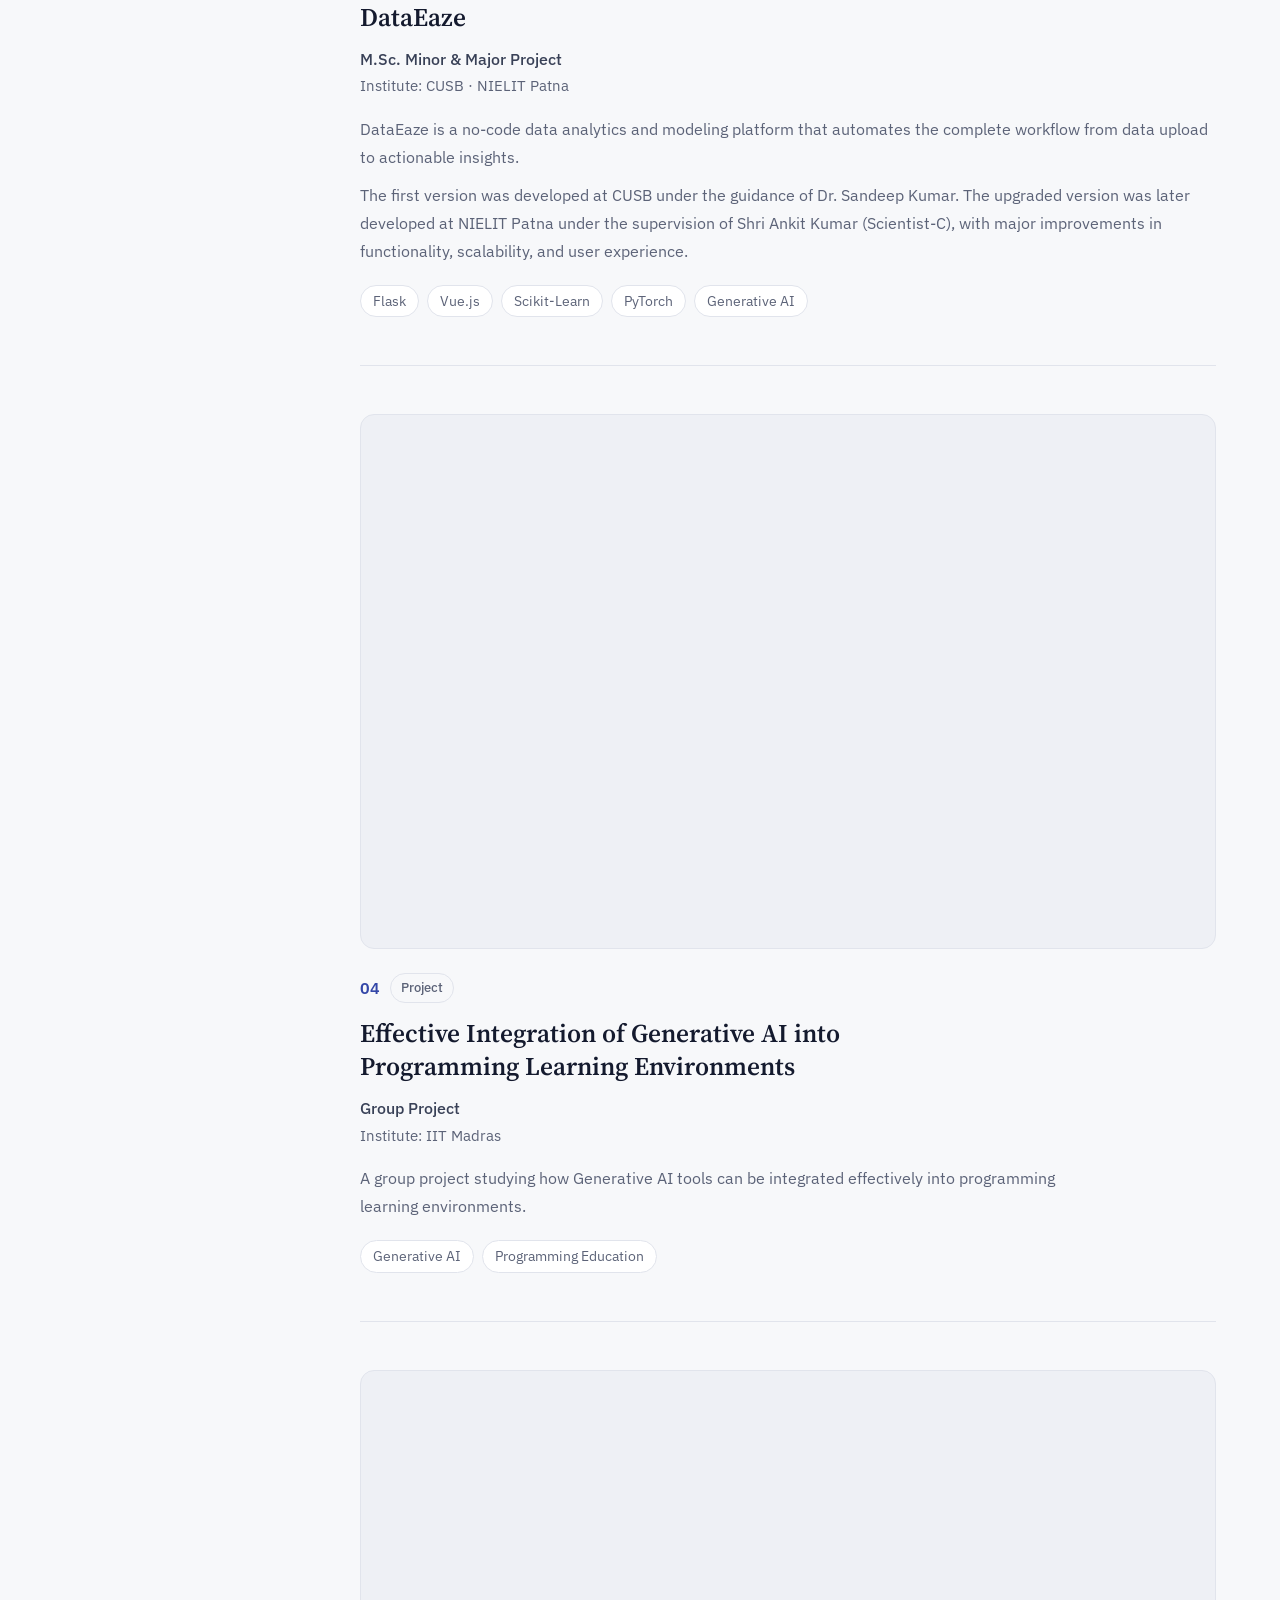
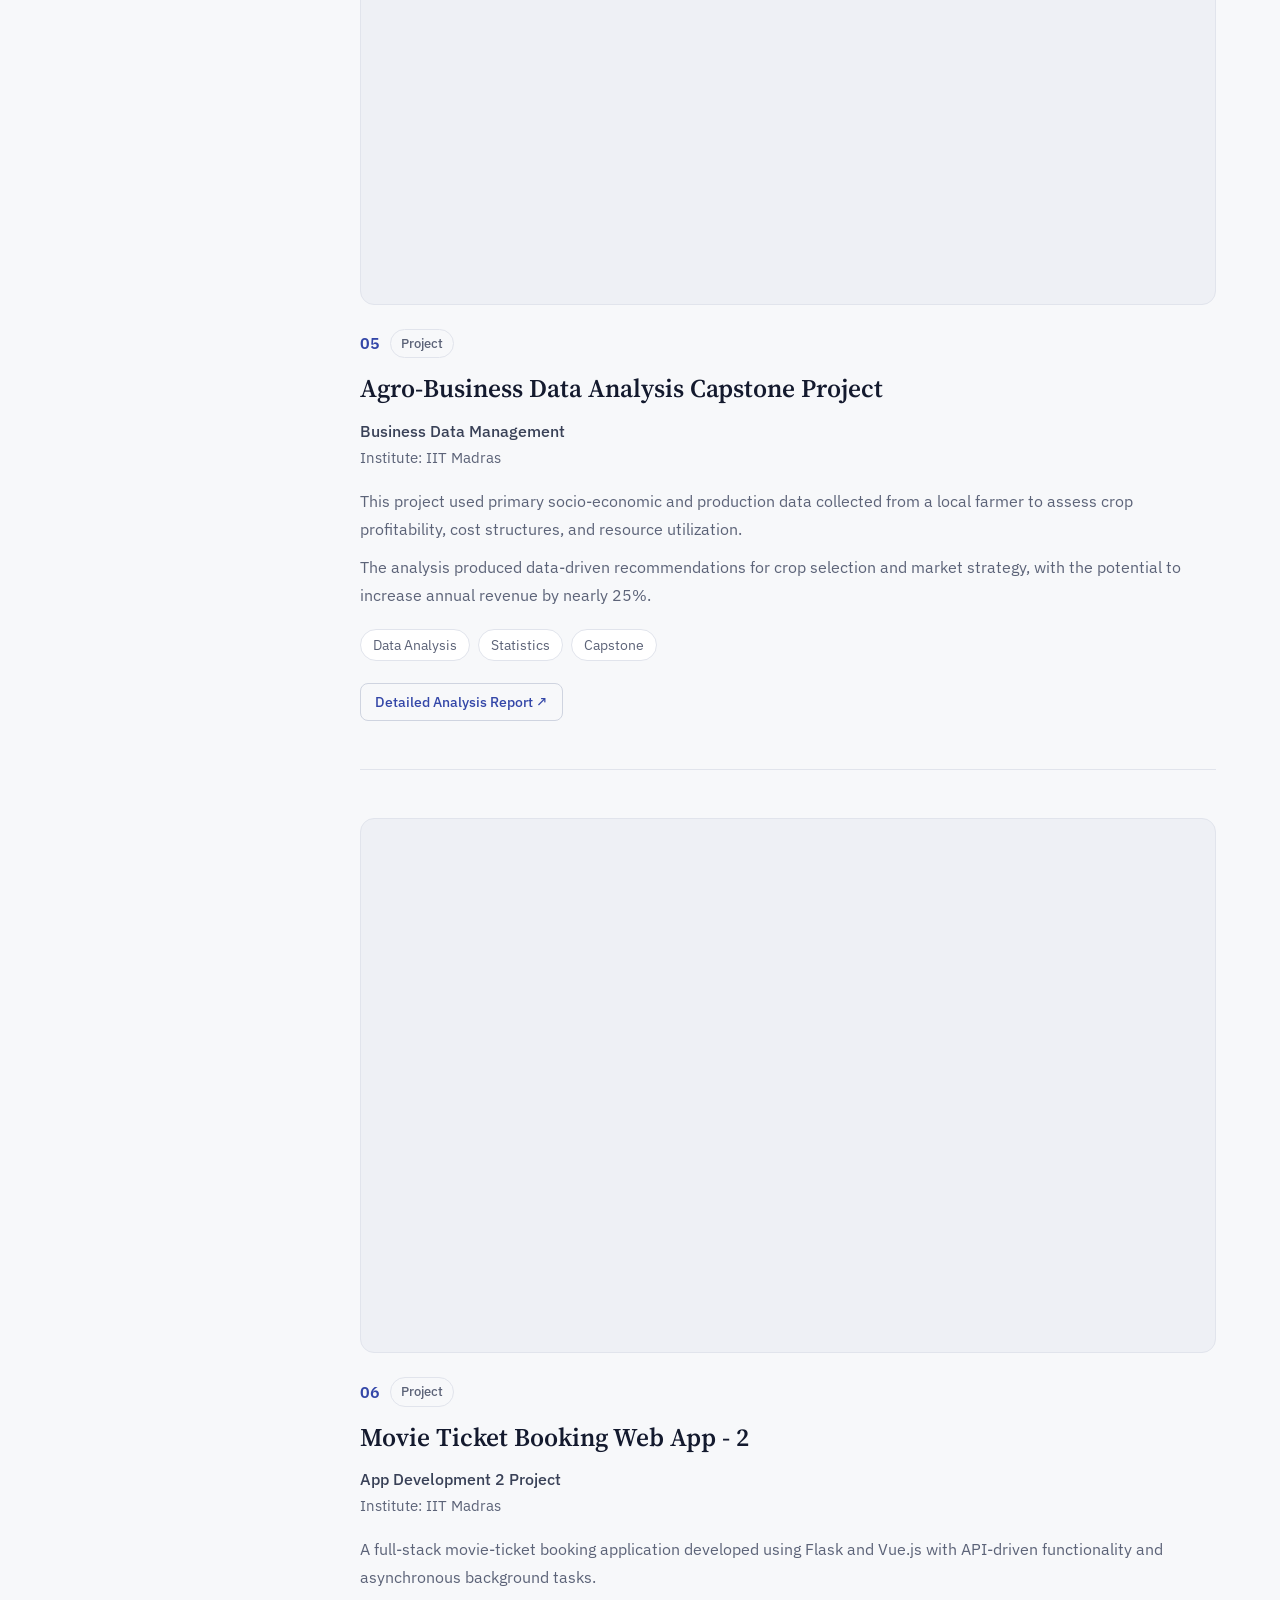
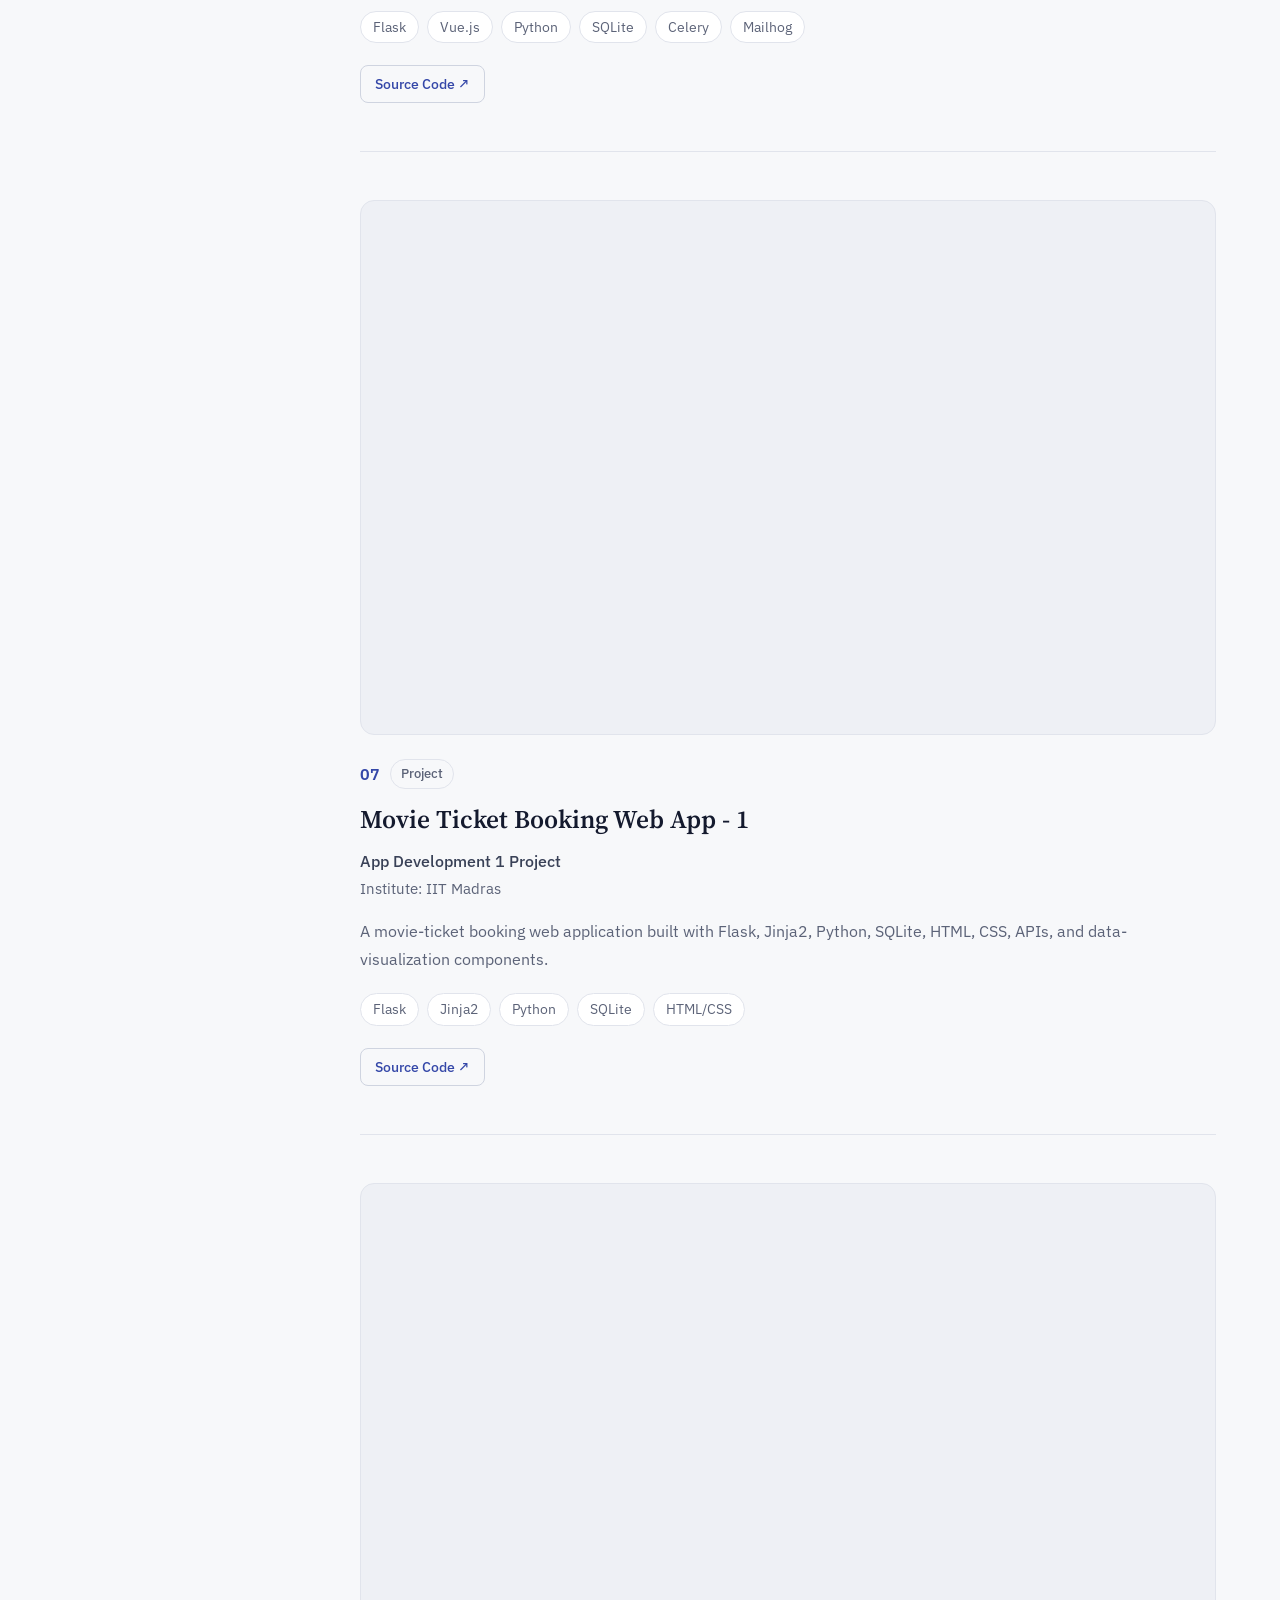
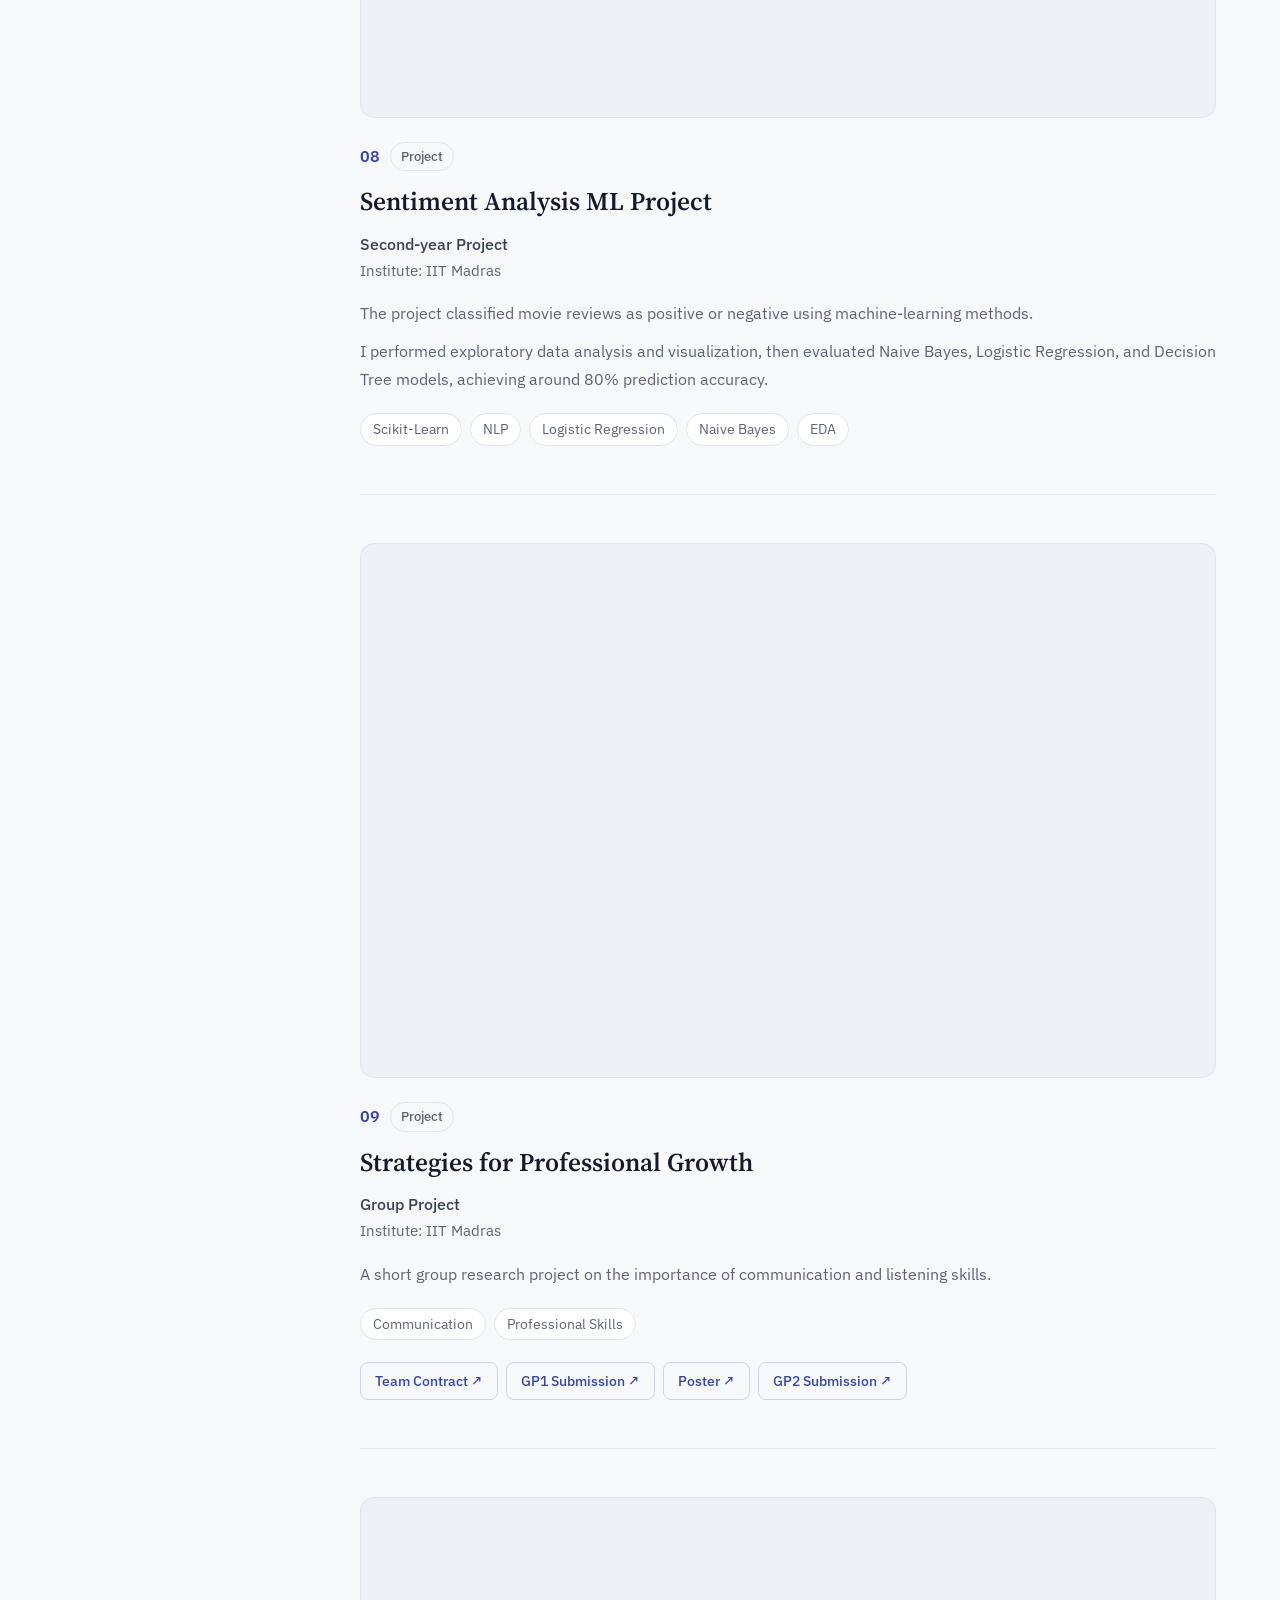
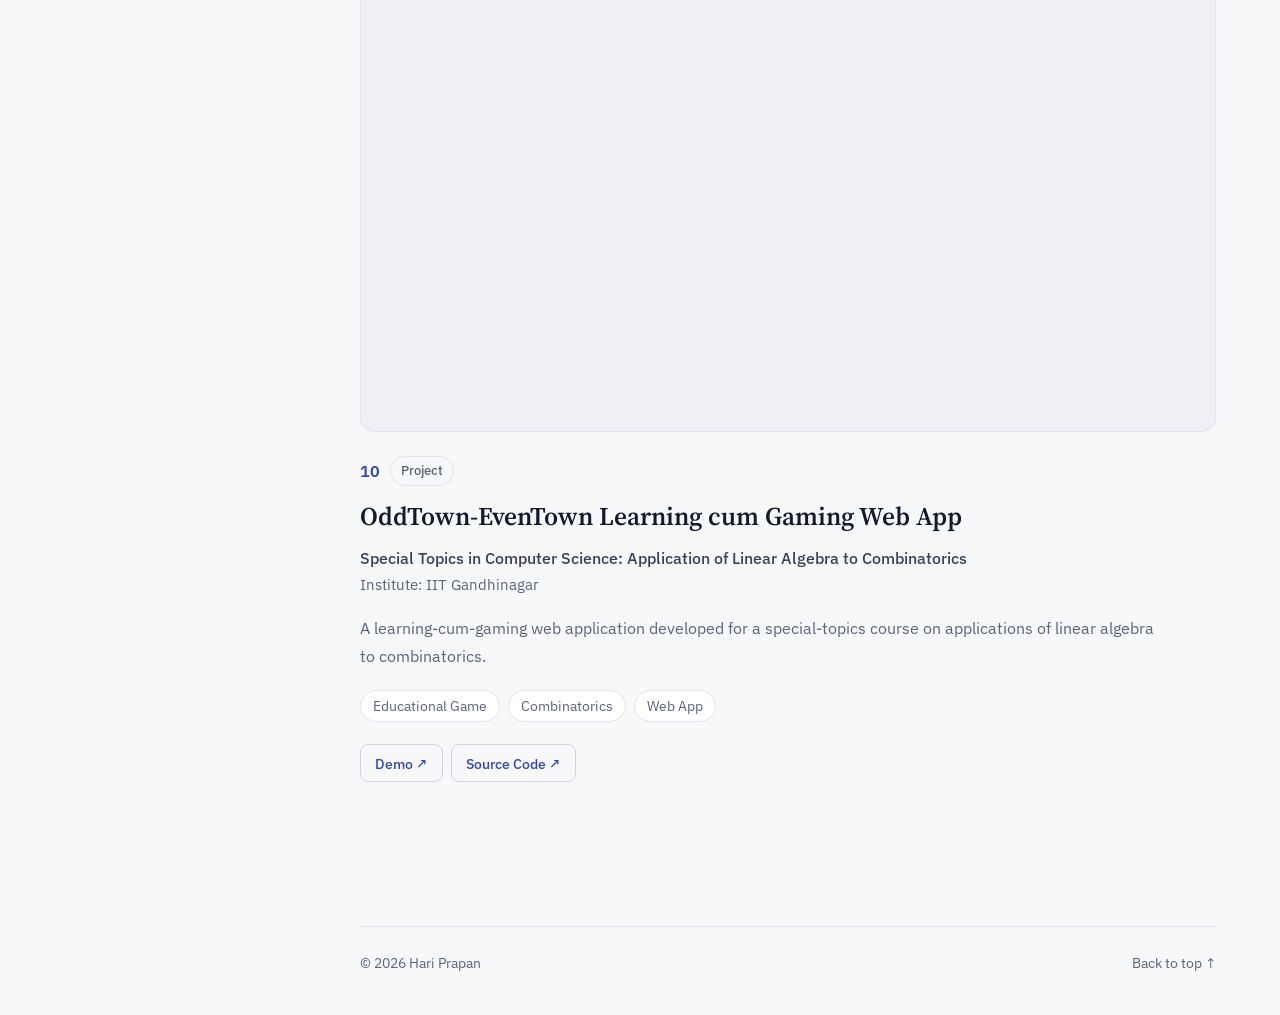
<file: projects/index.html>
<!DOCTYPE html>
<html lang="en">
<head>
  <meta charset="UTF-8">
  <meta name="viewport" content="width=device-width, initial-scale=1">
  <meta name="description" content="Projects by Hari Prapan in federated learning, machine learning, data science, generative AI, and web development.">
  <meta name="theme-color" content="#141c3a">
  <title>Projects | Hari Prapan</title>
  <link rel="preconnect" href="https://fonts.googleapis.com">
  <link rel="preconnect" href="https://fonts.gstatic.com" crossorigin>
  <link rel="stylesheet" href="https://fonts.googleapis.com/css2?family=IBM+Plex+Sans:wght@400;500;600&family=Source+Serif+4:opsz,wght@8..60,400;8..60,500;8..60,600&display=swap">
  <link rel="stylesheet" href="../style.css">
  <script>document.documentElement.classList.add("js")</script>
  <script src="../script.js" defer></script>
</head>
<body>
  <a class="skip-link" href="#main">Skip to content</a>

  <!-- ===== Phone / tablet top bar ===== -->
  <header class="topbar">
    <a class="topbar-name" href="../index.html">Hari Prapan</a>
    <button class="menu-button" type="button" aria-expanded="false" aria-controls="site-nav">
      <span class="menu-lines" aria-hidden="true"></span>
      <span class="menu-label">Menu</span>
    </button>
  </header>

  <!-- ===== Sidebar: profile + navigation ===== -->
  <aside class="sidebar" id="site-nav">
    <a class="sidebar-profile" href="../index.html">
      <img src="../images/profile.jpg" alt="Hari Prapan" width="770" height="613">
      <span class="sidebar-name">Hari Prapan</span>
      <span class="sidebar-location">AB13 · CSE · IIT Gandhinagar · India</span>
    </a>
    <nav class="sidebar-nav" aria-label="Main">
        <a href="../index.html">Home</a>
        <a href="../research/">Research</a>
        <a href="../education/">Education</a>
        <a href="../projects/" class="is-active" aria-current="page">Projects</a>
        <a href="../courses/">Courses</a>
        <a href="../trips/">Trips</a>
        <a href="../index.html#contact">Contact</a>
    </nav>
    <p class="sidebar-foot">&copy; 2026 Hari Prapan</p>
  </aside>
  <div class="scrim" hidden></div>

  <main id="main" class="wide">
    <span id="top"></span>
    <header class="page-head">
      <h1>Projects</h1>
    </header>

    <nav class="project-index" aria-label="Projects on this page">
      <ol>
        <li><a href="#project-01"><span>01</span>Secure Federated Renyi Fair Inference: Enhancing Privacy in Fairness-Aware Federated Learning</a></li>
        <li><a href="#project-02"><span>02</span>Learning Client Value</a></li>
        <li><a href="#project-03"><span>03</span>DataEaze</a></li>
        <li><a href="#project-04"><span>04</span>Effective Integration of Generative AI into Programming Learning Environments</a></li>
        <li><a href="#project-05"><span>05</span>Agro-Business Data Analysis Capstone Project</a></li>
        <li><a href="#project-06"><span>06</span>Movie Ticket Booking Web App - 2</a></li>
        <li><a href="#project-07"><span>07</span>Movie Ticket Booking Web App - 1</a></li>
        <li><a href="#project-08"><span>08</span>Sentiment Analysis ML Project</a></li>
        <li><a href="#project-09"><span>09</span>Strategies for Professional Growth</a></li>
        <li><a href="#project-10"><span>10</span>OddTown-EvenTown Learning cum Gaming Web App</a></li>
      </ol>
    </nav>

    <section class="projects">
      <!-- ===== Project 01 ===== -->
      <article class="project" id="project-01">
        <div class="project-media">
          <iframe src="https://drive.google.com/file/d/17l4XZTrL8A9xj59iJbMVfvJmzjNTNvUe/preview" title="Secure Federated Renyi Fair Inference Project Video" loading="lazy" allow="autoplay" allowfullscreen></iframe>
        </div>
        <div class="project-body">
          <div class="project-meta">
            <span class="project-number">01</span>
            <span class="badge">Project</span>
          </div>
          <h3>Secure Federated Renyi Fair Inference: Enhancing Privacy in Fairness-Aware Federated Learning</h3>
          <p class="project-course">CS621 · Ethics of AI</p>
          <p class="project-institute">Institute: IIT Gandhinagar</p>
          <div class="project-text">
            <p>This work proposes Secure FedRenyi, a privacy-preserving extension of fairness-aware federated learning that protects sensitive client fairness statistics during aggregation.</p>
            <p>The method combines cryptographic secure aggregation using Diffie–Hellman-based pairwise masking with Laplace differential privacy for gradient updates.</p>
          </div>
          <ul class="tags"><li>Federated Learning</li><li>Fairness</li><li>Secure Aggregation</li><li>Differential Privacy</li></ul>
        </div>
      </article>

      <!-- ===== Project 02 ===== -->
      <article class="project" id="project-02">
        <div class="project-media">
          <iframe src="https://drive.google.com/file/d/1DFN_MDIBCiatJf14edLweOVvOG9hHCE2/preview" title="Learning client value" loading="lazy" allow="autoplay"></iframe>
        </div>
        <div class="project-body">
          <div class="project-meta">
            <span class="project-number">02</span>
            <span class="badge">Project</span>
          </div>
          <h3>Learning Client Value</h3>
          <p class="project-course">CS620 · Incentive and Machine Learning</p>
          <p class="project-institute">Institute: IIT Gandhinagar</p>
          <div class="project-text">
            <p>This project proposes a client selection mechanism for Federated Learning that uses a hybrid scoring rule to balance client bids with their learned historical value.</p>
            <p>By updating these valuations based on measured model improvements and applying a decay factor to unselected clients, the server can effectively filter out low-value or malicious participants within a fixed budget.</p>
          </div>
          <ul class="tags"><li>Federated Learning</li><li>Mechanism Design</li><li>Client Selection</li><li>Incentives</li></ul>
        </div>
      </article>

      <!-- ===== Project 03 ===== -->
      <article class="project" id="project-03">
        <div class="project-media">
          <iframe src="https://drive.google.com/file/d/1QwuVzLfA8GQKaH1ZSEoEdj4R5Apxj9BZ/preview" title="DataEaze project" loading="lazy" allow="autoplay" allowfullscreen></iframe>
        </div>
        <div class="project-body">
          <div class="project-meta">
            <span class="project-number">03</span>
            <span class="badge">Project</span>
          </div>
          <h3>DataEaze</h3>
          <p class="project-course">M.Sc. Minor &amp; Major Project</p>
          <p class="project-institute">Institute: CUSB · NIELIT Patna</p>
          <div class="project-text">
            <p>DataEaze is a no-code data analytics and modeling platform that automates the complete workflow from data upload to actionable insights.</p>
            <p>The first version was developed at CUSB under the guidance of Dr. Sandeep Kumar. The upgraded version was later developed at NIELIT Patna under the supervision of Shri Ankit Kumar (Scientist-C), with major improvements in functionality, scalability, and user experience.</p>
          </div>
          <ul class="tags"><li>Flask</li><li>Vue.js</li><li>Scikit-Learn</li><li>PyTorch</li><li>Generative AI</li></ul>
        </div>
      </article>

      <!-- ===== Project 04 ===== -->
      <article class="project" id="project-04">
        <div class="project-media">
          <iframe src="https://www.youtube.com/embed/eVmGzSIUAiI" title="Effective Integration of Generative AI into Programming Learning Environments" loading="lazy" allow="accelerometer; autoplay; clipboard-write; encrypted-media; gyroscope; picture-in-picture" allowfullscreen></iframe>
        </div>
        <div class="project-body">
          <div class="project-meta">
            <span class="project-number">04</span>
            <span class="badge">Project</span>
          </div>
          <h3>Effective Integration of Generative AI into Programming Learning Environments</h3>
          <p class="project-course">Group Project</p>
          <p class="project-institute">Institute: IIT Madras</p>
          <div class="project-text">
            <p>A group project studying how Generative AI tools can be integrated effectively into programming learning environments.</p>
          </div>
          <ul class="tags"><li>Generative AI</li><li>Programming Education</li></ul>
        </div>
      </article>

      <!-- ===== Project 05 ===== -->
      <article class="project" id="project-05">
        <div class="project-media">
          <iframe src="https://drive.google.com/file/d/1oS4f7zgE9-NQWglVKdc9dU8sLMie8h5V/preview" title="Agro-Business Data Analysis Capstone Project report" loading="lazy" allow="autoplay"></iframe>
        </div>
        <div class="project-body">
          <div class="project-meta">
            <span class="project-number">05</span>
            <span class="badge">Project</span>
          </div>
          <h3>Agro-Business Data Analysis Capstone Project</h3>
          <p class="project-course">Business Data Management</p>
          <p class="project-institute">Institute: IIT Madras</p>
          <div class="project-text">
            <p>This project used primary socio-economic and production data collected from a local farmer to assess crop profitability, cost structures, and resource utilization.</p>
            <p>The analysis produced data-driven recommendations for crop selection and market strategy, with the potential to increase annual revenue by nearly 25%.</p>
          </div>
          <ul class="tags"><li>Data Analysis</li><li>Statistics</li><li>Capstone</li></ul>
            <div class="link-row"><a href="https://drive.google.com/file/d/1oS4f7zgE9-NQWglVKdc9dU8sLMie8h5V/view" target="_blank" rel="noreferrer">Detailed Analysis Report ↗</a></div>
        </div>
      </article>

      <!-- ===== Project 06 ===== -->
      <article class="project" id="project-06">
        <div class="project-media">
          <iframe src="https://www.youtube.com/embed/m1PYFowZMYU" title="Movie Ticket Booking Web App - 2 demo" loading="lazy" allow="accelerometer; autoplay; clipboard-write; encrypted-media; gyroscope; picture-in-picture" allowfullscreen></iframe>
        </div>
        <div class="project-body">
          <div class="project-meta">
            <span class="project-number">06</span>
            <span class="badge">Project</span>
          </div>
          <h3>Movie Ticket Booking Web App - 2</h3>
          <p class="project-course">App Development 2 Project</p>
          <p class="project-institute">Institute: IIT Madras</p>
          <div class="project-text">
            <p>A full-stack movie-ticket booking application developed using Flask and Vue.js with API-driven functionality and asynchronous background tasks.</p>
          </div>
          <ul class="tags"><li>Flask</li><li>Vue.js</li><li>Python</li><li>SQLite</li><li>Celery</li><li>Mailhog</li></ul>
            <div class="link-row"><a href="https://drive.google.com/drive/folders/1W8_Q4B8b9E8hBt3apXEsVio9dh95b85x?usp=sharing" target="_blank" rel="noreferrer">Source Code ↗</a></div>
        </div>
      </article>

      <!-- ===== Project 07 ===== -->
      <article class="project" id="project-07">
        <div class="project-media">
          <iframe src="https://www.youtube.com/embed/BPQBfo7-lTU" title="Movie Ticket Booking Web App - 1 demo" loading="lazy" allow="accelerometer; autoplay; clipboard-write; encrypted-media; gyroscope; picture-in-picture" allowfullscreen></iframe>
        </div>
        <div class="project-body">
          <div class="project-meta">
            <span class="project-number">07</span>
            <span class="badge">Project</span>
          </div>
          <h3>Movie Ticket Booking Web App - 1</h3>
          <p class="project-course">App Development 1 Project</p>
          <p class="project-institute">Institute: IIT Madras</p>
          <div class="project-text">
            <p>A movie-ticket booking web application built with Flask, Jinja2, Python, SQLite, HTML, CSS, APIs, and data-visualization components.</p>
          </div>
          <ul class="tags"><li>Flask</li><li>Jinja2</li><li>Python</li><li>SQLite</li><li>HTML/CSS</li></ul>
            <div class="link-row"><a href="https://drive.google.com/drive/folders/1iOyYsRE7SKoybKVXqbgjEZSVGo8NbPtD?usp=sharing" target="_blank" rel="noreferrer">Source Code ↗</a></div>
        </div>
      </article>

      <!-- ===== Project 08 ===== -->
      <article class="project" id="project-08">
        <div class="project-media">
          <iframe src="https://drive.google.com/file/d/1o5kNXbTZGNlVBuTNyZjNF1S5qxAXpqJx/preview" title="ML Sentiment Analysis" loading="lazy" allow="autoplay" allowfullscreen></iframe>
        </div>
        <div class="project-body">
          <div class="project-meta">
            <span class="project-number">08</span>
            <span class="badge">Project</span>
          </div>
          <h3>Sentiment Analysis ML Project</h3>
          <p class="project-course">Second-year Project</p>
          <p class="project-institute">Institute: IIT Madras</p>
          <div class="project-text">
            <p>The project classified movie reviews as positive or negative using machine-learning methods.</p>
            <p>I performed exploratory data analysis and visualization, then evaluated Naive Bayes, Logistic Regression, and Decision Tree models, achieving around 80% prediction accuracy.</p>
          </div>
          <ul class="tags"><li>Scikit-Learn</li><li>NLP</li><li>Logistic Regression</li><li>Naive Bayes</li><li>EDA</li></ul>
        </div>
      </article>

      <!-- ===== Project 09 ===== -->
      <article class="project" id="project-09">
        <div class="project-media">
          <iframe src="https://www.youtube.com/embed/RLECX_-eUr0" title="SPG" loading="lazy" allow="accelerometer; autoplay; clipboard-write; encrypted-media; gyroscope; picture-in-picture" allowfullscreen></iframe>
        </div>
        <div class="project-body">
          <div class="project-meta">
            <span class="project-number">09</span>
            <span class="badge">Project</span>
          </div>
          <h3>Strategies for Professional Growth</h3>
          <p class="project-course">Group Project</p>
          <p class="project-institute">Institute: IIT Madras</p>
          <div class="project-text">
            <p>A short group research project on the importance of communication and listening skills.</p>
          </div>
          <ul class="tags"><li>Communication</li><li>Professional Skills</li></ul>
            <div class="link-row"><a href="https://drive.google.com/file/d/18GUx3n9ctEldovyyj_d_cW4qMmwdXb0T/view?usp=drive_link" target="_blank" rel="noreferrer">Team Contract ↗</a><a href="https://drive.google.com/file/d/1QOuA2awVAQB94huvF4AABllIR65tPxRI/view?usp=drive_link" target="_blank" rel="noreferrer">GP1 Submission ↗</a><a href="https://drive.google.com/file/d/1BQJvU1dUVQoczToBKA0_qxI3UBw7e1mq/view?usp=drive_link" target="_blank" rel="noreferrer">Poster ↗</a><a href="https://drive.google.com/file/d/1Oq89ANeeJBWGBF0CZ_Ow71UfE0quLGl8/view?usp=drive_link" target="_blank" rel="noreferrer">GP2 Submission ↗</a></div>
        </div>
      </article>

      <!-- ===== Project 10 ===== -->
      <article class="project" id="project-10">
        <div class="project-media">
          <iframe src="https://www.youtube.com/embed/0g_SxuYUZs8?start=5094" title="OddTown-EvenTown Learning cum Gaming Web App demo" loading="lazy" allow="accelerometer; autoplay; clipboard-write; encrypted-media; gyroscope; picture-in-picture" allowfullscreen></iframe>
        </div>
        <div class="project-body">
          <div class="project-meta">
            <span class="project-number">10</span>
            <span class="badge">Project</span>
          </div>
          <h3>OddTown-EvenTown Learning cum Gaming Web App</h3>
          <p class="project-course">Special Topics in Computer Science: Application of Linear Algebra to Combinatorics</p>
          <p class="project-institute">Institute: IIT Gandhinagar</p>
          <div class="project-text">
            <p>A learning-cum-gaming web application developed for a special-topics course on applications of linear algebra to combinatorics.</p>
          </div>
          <ul class="tags"><li>Educational Game</li><li>Combinatorics</li><li>Web App</li></ul>
            <div class="link-row"><a href="https://www.youtube.com/live/0g_SxuYUZs8?si=R5kT0ADPavMlHSTi&t=5094" target="_blank" rel="noreferrer">Demo ↗</a><a href="https://drive.google.com/drive/folders/1zOdt7pMmSe4sIZlVbg9-diIP7sthGyOT?usp=sharing" target="_blank" rel="noreferrer">Source Code ↗</a></div>
        </div>
      </article>

    </section>

    <footer class="site-footer">
      <span>&copy; 2026 Hari Prapan</span>
      <a href="#top">Back to top ↑</a>
    </footer>
  </main>
</body>
</html>
</file>
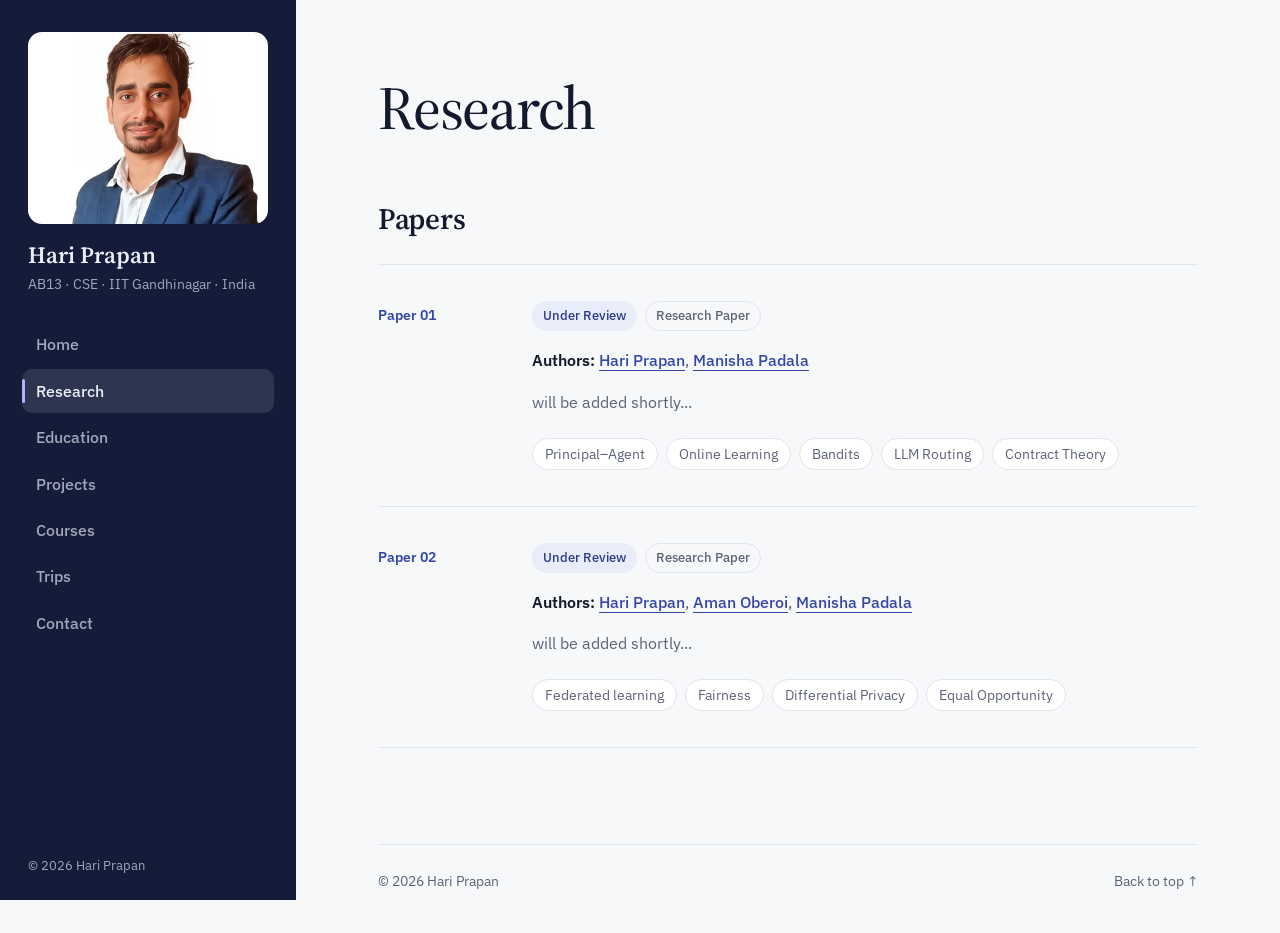
<file: research/index.html>
<!DOCTYPE html>
<html lang="en">
<head>
  <meta charset="UTF-8">
  <meta name="viewport" content="width=device-width, initial-scale=1">
  <meta name="description" content="Research publications and ongoing work by Hari Prapan.">
  <meta name="theme-color" content="#141c3a">
  <title>Research | Hari Prapan</title>
  <link rel="preconnect" href="https://fonts.googleapis.com">
  <link rel="preconnect" href="https://fonts.gstatic.com" crossorigin>
  <link rel="stylesheet" href="https://fonts.googleapis.com/css2?family=IBM+Plex+Sans:wght@400;500;600&family=Source+Serif+4:opsz,wght@8..60,400;8..60,500;8..60,600&display=swap">
  <link rel="stylesheet" href="../style.css">
  <script>document.documentElement.classList.add("js")</script>
  <script src="../script.js" defer></script>
</head>
<body>
  <a class="skip-link" href="#main">Skip to content</a>

  <!-- ===== Phone / tablet top bar ===== -->
  <header class="topbar">
    <a class="topbar-name" href="../index.html">Hari Prapan</a>
    <button class="menu-button" type="button" aria-expanded="false" aria-controls="site-nav">
      <span class="menu-lines" aria-hidden="true"></span>
      <span class="menu-label">Menu</span>
    </button>
  </header>

  <!-- ===== Sidebar: profile + navigation ===== -->
  <aside class="sidebar" id="site-nav">
    <a class="sidebar-profile" href="../index.html">
      <img src="../images/profile.jpg" alt="Hari Prapan" width="770" height="613">
      <span class="sidebar-name">Hari Prapan</span>
      <span class="sidebar-location">AB13 · CSE · IIT Gandhinagar · India</span>
    </a>
    <nav class="sidebar-nav" aria-label="Main">
        <a href="../index.html">Home</a>
        <a href="../research/" class="is-active" aria-current="page">Research</a>
        <a href="../education/">Education</a>
        <a href="../projects/">Projects</a>
        <a href="../courses/">Courses</a>
        <a href="../trips/">Trips</a>
        <a href="../index.html#contact">Contact</a>
    </nav>
    <p class="sidebar-foot">&copy; 2026 Hari Prapan</p>
  </aside>
  <div class="scrim" hidden></div>

  <main id="main">
    <span id="top"></span>
    <header class="page-head">
      <h1>Research</h1>
    </header>

    <section class="block">
      <h2 class="block-title">Papers</h2>
      <div class="papers">
        <!-- ===== Paper 01 ===== -->
        <article class="paper">
          <div class="paper-side">
            <span class="paper-number">Paper 01</span>
          </div>
          <div class="paper-main">
            <div class="paper-meta">
              <span class="badge badge-accent">Under Review</span>
              <span class="badge">Research Paper</span>
            </div>
            <p class="paper-authors"><strong>Authors:</strong> <a href="https://sites.google.com/view/hariprapan/" rel="noreferrer" target="_blank">Hari Prapan</a>, <a href="https://iitgn.ac.in/faculty/cse/fac-manisha" rel="noreferrer" target="_blank">Manisha Padala</a></p>
            <div class="paper-abstract">
            <p>will be added shortly...</p>
            </div>
            <ul class="tags"><li>Principal–Agent</li><li>Online Learning</li><li>Bandits</li><li>LLM Routing</li><li>Contract Theory</li></ul>
            <!-- Links (uncomment when available):
            <div class="link-row">
              <a href="paper.pdf" target="_blank">PDF ↗</a>
              <a href="https://arxiv.org/..." target="_blank">arXiv ↗</a>
              <a href="https://github.com/..." target="_blank">Code ↗</a>
            </div> -->
          </div>
        </article>

        <!-- ===== Paper 02 ===== -->
        <article class="paper">
          <div class="paper-side">
            <span class="paper-number">Paper 02</span>
          </div>
          <div class="paper-main">
            <div class="paper-meta">
              <span class="badge badge-accent">Under Review</span>
              <span class="badge">Research Paper</span>
            </div>
            <p class="paper-authors"><strong>Authors:</strong> <a href="https://sites.google.com/view/hariprapan/" rel="noreferrer" target="_blank">Hari Prapan</a>, <a href="https://openreview.net/profile?id=~Aman_Oberoi1" rel="noreferrer" target="_blank">Aman Oberoi</a>, <a href="https://iitgn.ac.in/faculty/cse/fac-manisha" rel="noreferrer" target="_blank">Manisha Padala</a></p>
            <div class="paper-abstract">
            <p>will be added shortly...</p>
            </div>
            <ul class="tags"><li>Federated learning</li><li>Fairness</li><li>Differential Privacy</li><li>Equal Opportunity</li></ul>
            <!-- Links (uncomment when available):
            <div class="link-row">
              <a href="paper.pdf" target="_blank">PDF ↗</a>
              <a href="https://arxiv.org/..." target="_blank">arXiv ↗</a>
              <a href="https://github.com/..." target="_blank">Code ↗</a>
            </div> -->
          </div>
        </article>

      </div>
    </section>

    <footer class="site-footer">
      <span>&copy; 2026 Hari Prapan</span>
      <a href="#top">Back to top ↑</a>
    </footer>
  </main>
</body>
</html>
</file>
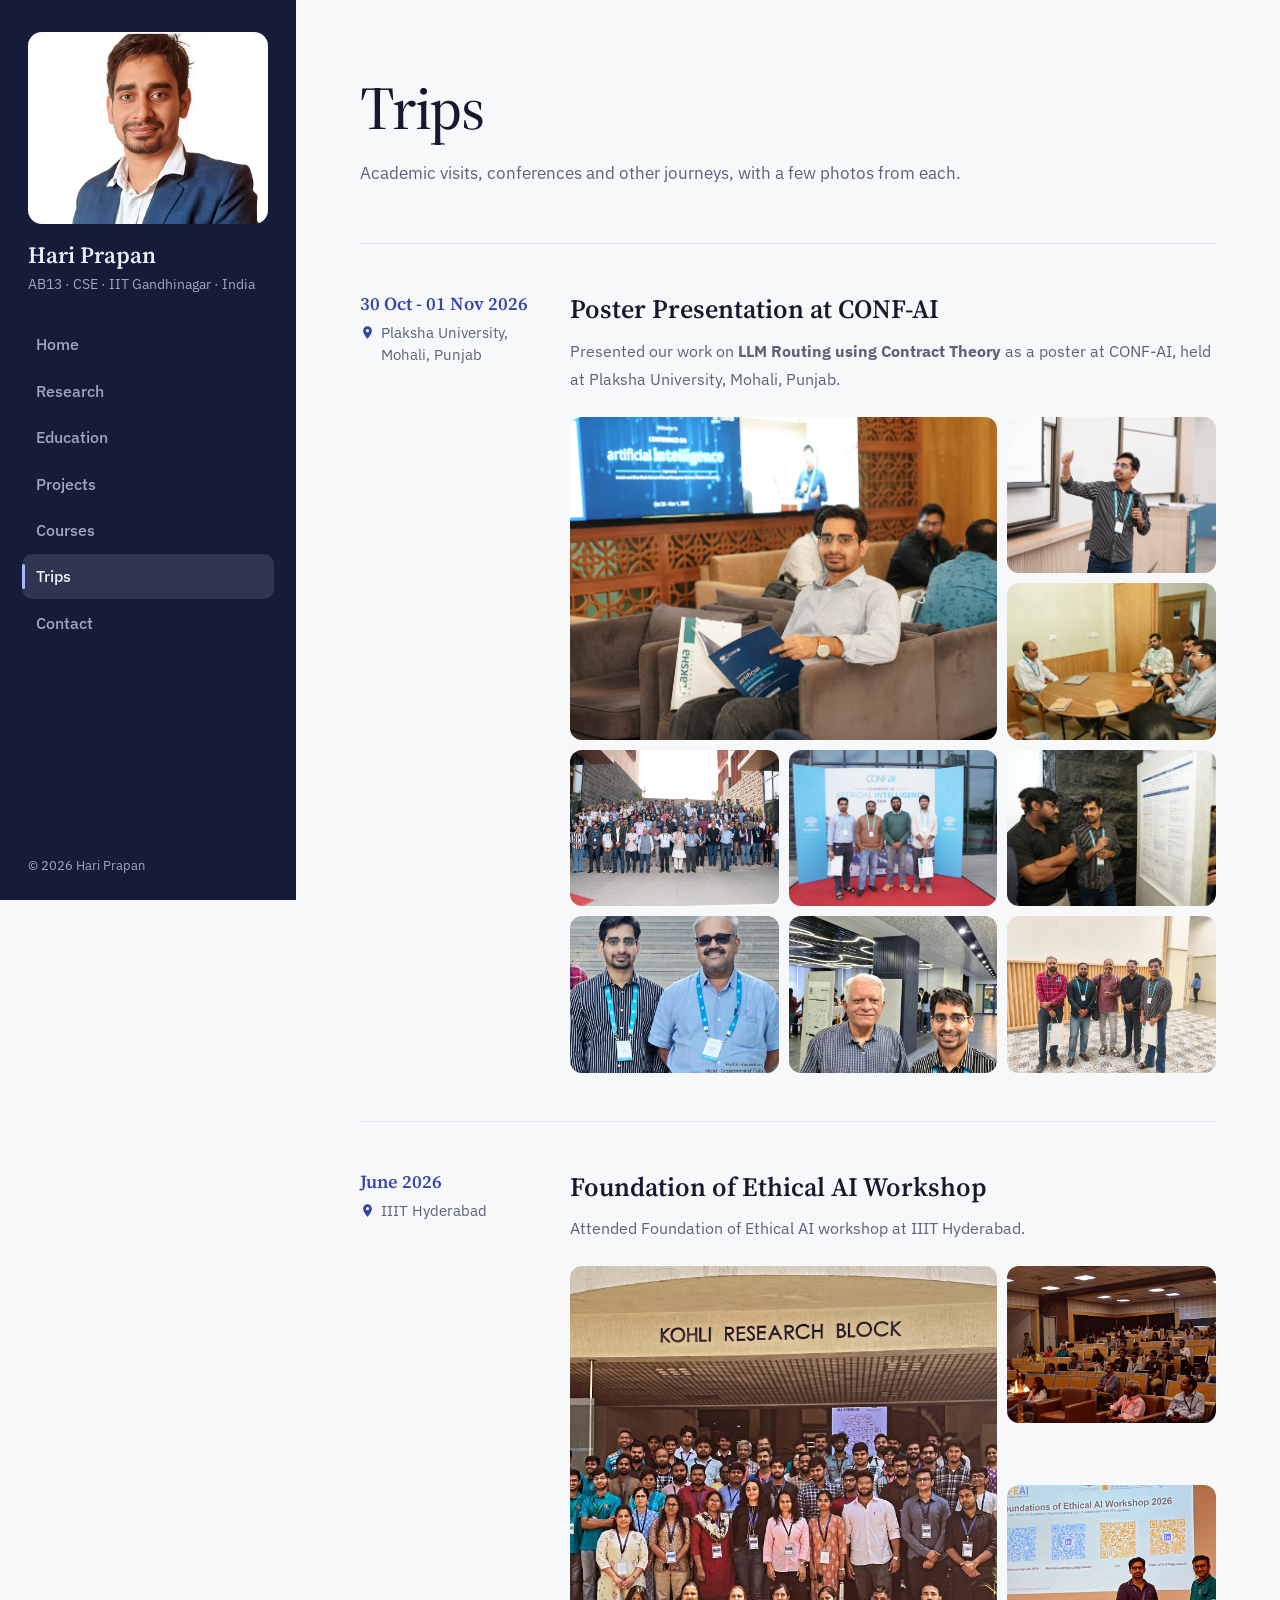
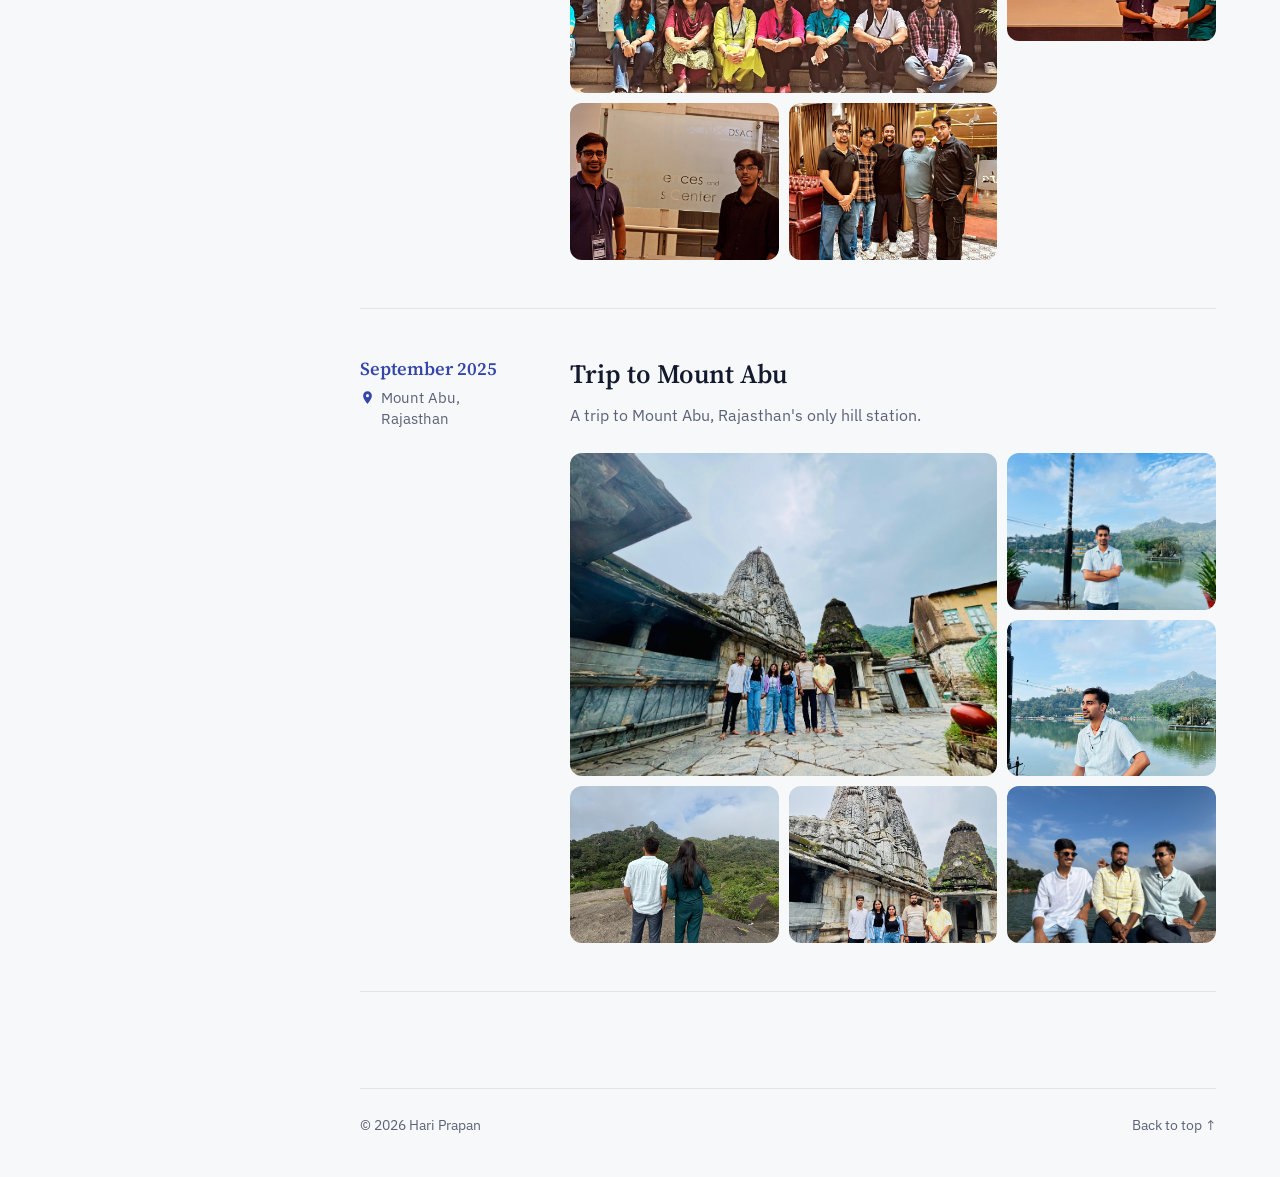
<file: trips/index.html>
<!DOCTYPE html>
<html lang="en">
<head>
  <meta charset="UTF-8">
  <meta name="viewport" content="width=device-width, initial-scale=1">
  <meta name="description" content="Academic visits, conferences and other trips by Hari Prapan, with photos.">
  <meta name="theme-color" content="#141c3a">
  <title>Trips | Hari Prapan</title>
  <link rel="preconnect" href="https://fonts.googleapis.com">
  <link rel="preconnect" href="https://fonts.gstatic.com" crossorigin>
  <link rel="stylesheet" href="https://fonts.googleapis.com/css2?family=IBM+Plex+Sans:wght@400;500;600&family=Source+Serif+4:opsz,wght@8..60,400;8..60,500;8..60,600&display=swap">
  <link rel="stylesheet" href="../style.css">
  <script>document.documentElement.classList.add("js")</script>
  <script src="../script.js" defer></script>
</head>
<body>
  <a class="skip-link" href="#main">Skip to content</a>

  <!-- ===== Phone / tablet top bar ===== -->
  <header class="topbar">
    <a class="topbar-name" href="../index.html">Hari Prapan</a>
    <button class="menu-button" type="button" aria-expanded="false" aria-controls="site-nav">
      <span class="menu-lines" aria-hidden="true"></span>
      <span class="menu-label">Menu</span>
    </button>
  </header>

  <!-- ===== Sidebar: profile + navigation ===== -->
  <aside class="sidebar" id="site-nav">
    <a class="sidebar-profile" href="../index.html">
      <img src="../images/profile.jpg" alt="Hari Prapan" width="770" height="613">
      <span class="sidebar-name">Hari Prapan</span>
      <span class="sidebar-location">AB13 · CSE · IIT Gandhinagar · India</span>
    </a>
    <nav class="sidebar-nav" aria-label="Main">
        <a href="../index.html">Home</a>
        <a href="../research/">Research</a>
        <a href="../education/">Education</a>
        <a href="../projects/">Projects</a>
        <a href="../courses/">Courses</a>
        <a href="../trips/" class="is-active" aria-current="page">Trips</a>
        <a href="../index.html#contact">Contact</a>
    </nav>
    <p class="sidebar-foot">&copy; 2026 Hari Prapan</p>
  </aside>
  <div class="scrim" hidden></div>

  <main id="main" class="wide">
    <span id="top"></span>
    <header class="page-head">
      <h1>Trips</h1>
      <p>Academic visits, conferences and other journeys, with a few photos from each.</p>
    </header>

    <div class="trips">

      <!-- ================= HOW TO ADD A TRIP =================
           1. Upload the trip's photos to the images/trips/ folder.
              Any number works; 3 or more are shown as a mosaic.
           2. Copy the template below, delete the comment markers around it,
              and paste it ABOVE the newest trip (list stays newest first).
           3. Change the id, date, place, title, description and photo names.
              A photo that doesn't exist yet is hidden automatically.

      <section class="trip" id="short-unique-name">
        <div class="trip-side">
          <p class="trip-date">Month Year</p>
          <p class="trip-place"><svg viewBox="0 0 24 24" width="15" height="15" aria-hidden="true"><path fill="currentColor" d="M12 2a7 7 0 0 0-7 7c0 5.2 7 13 7 13s7-7.8 7-13a7 7 0 0 0-7-7zm0 9.5A2.5 2.5 0 1 1 12 6.5a2.5 2.5 0 0 1 0 5z"/></svg>City or Institute</p>
        </div>
        <div class="trip-main">
          <h2>Trip title</h2>
          <p>Short description of the visit.</p>
          <div class="trip-gallery">
            <button type="button" class="trip-photo"><img src="../images/trips/photo-1.jpg" alt="Describe the photo" loading="lazy"></button>
            <button type="button" class="trip-photo"><img src="../images/trips/photo-2.jpg" alt="Describe the photo" loading="lazy"></button>
            <button type="button" class="trip-photo"><img src="../images/trips/photo-3.jpg" alt="Describe the photo" loading="lazy"></button>
          </div>
        </div>
      </section>
      ====================================================== -->

  

<!-- ===== Trip: CONF-AI, Plaksha University ===== -->
<section class="trip" id="conf-ai-plaksha-2026">
  <div class="trip-side">
    <p class="trip-date">30 Oct - 01 Nov 2026</p>
    <p class="trip-place"><svg viewBox="0 0 24 24" width="15" height="15" aria-hidden="true"><path fill="currentColor" d="M12 2a7 7 0 0 0-7 7c0 5.2 7 13 7 13s7-7.8 7-13a7 7 0 0 0-7-7zm0 9.5A2.5 2.5 0 1 1 12 6.5a2.5 2.5 0 0 1 0 5z"/></svg>Plaksha University, Mohali, Punjab</p>
  </div>
  <div class="trip-main">
    <h2>Poster Presentation at CONF-AI</h2>
    <p>Presented our work on <strong>LLM Routing using Contract Theory</strong> as a poster at CONF-AI, held at Plaksha University, Mohali, Punjab.</p>
    <div class="trip-gallery">
      <button type="button" class="trip-photo"><img src="../images/trips/plaksha-1.jpg" alt="CONF-AI at Plaksha University" loading="lazy"></button>
      <button type="button" class="trip-photo"><img src="../images/trips/plaksha-2.jpg" alt="CONF-AI at Plaksha University" loading="lazy"></button>
      <button type="button" class="trip-photo"><img src="../images/trips/plaksha-3.jpg" alt="CONF-AI at Plaksha University" loading="lazy"></button>
      <button type="button" class="trip-photo"><img src="../images/trips/plaksha-4.jpg" alt="CONF-AI at Plaksha University" loading="lazy"></button>
      <button type="button" class="trip-photo"><img src="../images/trips/plaksha-5.jpg" alt="CONF-AI at Plaksha University" loading="lazy"></button>
      <button type="button" class="trip-photo"><img src="../images/trips/plaksha-6.jpg" alt="CONF-AI at Plaksha University" loading="lazy"></button>
       <button type="button" class="trip-photo"><img src="../images/trips/plaksha-7.jpg" alt="CONF-AI at Plaksha University" loading="lazy"></button>
       <button type="button" class="trip-photo"><img src="../images/trips/plaksha-8.jpg" alt="CONF-AI at Plaksha University" loading="lazy"></button>
       <button type="button" class="trip-photo"><img src="../images/trips/plaksha-9.jpg" alt="CONF-AI at Plaksha University" loading="lazy"></button>
      
    </div>
  </div>
</section>


    <!-- ===== Trip: IIIT Hyderabad ===== -->
      <section class="trip" id="iiit-hyderabad-2026">
        <div class="trip-side">
          <p class="trip-date">June 2026</p>
          <p class="trip-place"><svg viewBox="0 0 24 24" width="15" height="15" aria-hidden="true"><path fill="currentColor" d="M12 2a7 7 0 0 0-7 7c0 5.2 7 13 7 13s7-7.8 7-13a7 7 0 0 0-7-7zm0 9.5A2.5 2.5 0 1 1 12 6.5a2.5 2.5 0 0 1 0 5z"/></svg>IIIT Hyderabad</p>
        </div>
        <div class="trip-main">
          <h2>Foundation of Ethical AI Workshop</h2>
          <p>Attended Foundation of Ethical AI workshop at IIIT Hyderabad.</p>
          <div class="trip-gallery">
            <button type="button" class="trip-photo"><img src="../images/trips/iiith-1.jpg" alt="IIIT Hyderabad workshop" loading="lazy"></button>
            <button type="button" class="trip-photo"><img src="../images/trips/iiith-2.jpg" alt="IIIT Hyderabad workshop" loading="lazy"></button>
            <button type="button" class="trip-photo"><img src="../images/trips/iiith-3.jpg" alt="IIIT Hyderabad workshop" loading="lazy"></button>
            <button type="button" class="trip-photo"><img src="../images/trips/iiith-4.jpg" alt="IIIT Hyderabad workshop" loading="lazy"></button>
              <button type="button" class="trip-photo"><img src="../images/trips/iiith-5.jpg" alt="IIIT Hyderabad workshop" loading="lazy"></button>
          </div>
        </div>
      </section>

        <!-- ===== Trip: Mount Abu ===== -->
<section class="trip" id="mount-abu">
  <div class="trip-side">
    <p class="trip-date">September 2025</p>
    <p class="trip-place"><svg viewBox="0 0 24 24" width="15" height="15" aria-hidden="true"><path fill="currentColor" d="M12 2a7 7 0 0 0-7 7c0 5.2 7 13 7 13s7-7.8 7-13a7 7 0 0 0-7-7zm0 9.5A2.5 2.5 0 1 1 12 6.5a2.5 2.5 0 0 1 0 5z"/></svg>Mount Abu, Rajasthan</p>
  </div>
  <div class="trip-main">
    <h2>Trip to Mount Abu</h2>
    <p>A trip to Mount Abu, Rajasthan's only hill station.</p>
    <div class="trip-gallery">
      <button type="button" class="trip-photo"><img src="../images/trips/mtabu1.jpg" alt="Mount Abu" loading="lazy"></button>
      <button type="button" class="trip-photo"><img src="../images/trips/mtabu2.jpg" alt="Mount Abu" loading="lazy"></button>
      <button type="button" class="trip-photo"><img src="../images/trips/mtabu3.jpg" alt="Mount Abu" loading="lazy"></button>
      <button type="button" class="trip-photo"><img src="../images/trips/mtabu4.jpg" alt="Mount Abu" loading="lazy"></button>
      <button type="button" class="trip-photo"><img src="../images/trips/mtabu5.jpg" alt="Mount Abu" loading="lazy"></button>
      <button type="button" class="trip-photo"><img src="../images/trips/mtabu6.jpg" alt="Mount Abu" loading="lazy"></button>
    </div>
  </div>
</section>
      
    </div>


    <footer class="site-footer">
      <span>&copy; 2026 Hari Prapan</span>
      <a href="#top">Back to top ↑</a>
    </footer>
  </main>

  <!-- Full-screen photo viewer (shared by every gallery on this page) -->
  <dialog class="lightbox" aria-label="Photo viewer">
    <button type="button" class="lb-close" aria-label="Close">&times;</button>
    <button type="button" class="lb-prev" aria-label="Previous photo">&#8249;</button>
    <figure>
      <img alt="">
      <figcaption></figcaption>
    </figure>
    <button type="button" class="lb-next" aria-label="Next photo">&#8250;</button>
  </dialog>
</body>
</html>
</file>
<file: style.css>
/* =============================================================
   HARI PRAPAN — SITE STYLES
   Indigo sidebar · white reading column · serif headings
   Light and dark mode follow the visitor's device setting.
   ============================================================= */

/* ---------- 1. Design tokens (edit colours here) ---------- */

:root {
  color-scheme: light dark;

  --bg:        #f7f8fa;
  --surface:   #ffffff;
  --sunk:      #eef0f5;
  --ink:       #141a2e;
  --ink-2:     #394157;
  --muted:     #5c6378;
  --line:      #e1e4ec;
  --line-2:    #cfd4e0;

  --accent:      #3447a8;
  --accent-bg:   #e9ecf9;
  --accent-ink:  #2a3a8c;

  --side:        #141c3a;
  --side-ink:    #eceffa;
  --side-muted:  rgba(236, 239, 250, 0.66);
  --side-hover:  rgba(255, 255, 255, 0.06);
  --side-active: rgba(255, 255, 255, 0.11);
  --side-mark:   #a9b5ff;

  --photo: none;

  --serif: "Source Serif 4", "Source Serif Pro", Georgia, "Times New Roman", serif;
  --sans:  "IBM Plex Sans", system-ui, -apple-system, "Segoe UI", Roboto, sans-serif;

  --side-w: 296px;
  --read-w: 820px;
  --wide-w: 1080px;
  --ease: cubic-bezier(0.2, 0.8, 0.2, 1);
}

@media (prefers-color-scheme: dark) {
  :root {
    --bg:        #0d111b;
    --surface:   #141a27;
    --sunk:      #182032;
    --ink:       #e7eaf3;
    --ink-2:     #c3c9d9;
    --muted:     #9aa2b6;
    --line:      #242c3e;
    --line-2:    #323b50;

    --accent:     #9eabff;
    --accent-bg:  #1d2546;
    --accent-ink: #c2caff;

    --side:       #10162d;

    --photo: brightness(0.9);
  }
}


/* ---------- 2. Base ---------- */

*, *::before, *::after { box-sizing: border-box; }

html {
  scroll-behavior: smooth;
  scroll-padding-top: 24px;
  -webkit-text-size-adjust: 100%;
}

body {
  margin: 0;
  background: var(--bg);
  color: var(--ink);
  font-family: var(--sans);
  font-size: 1rem;
  line-height: 1.65;
  -webkit-font-smoothing: antialiased;
}

img, iframe { display: block; max-width: 100%; }

a { color: inherit; text-decoration: none; }

h1, h2, h3 {
  margin: 0;
  font-family: var(--serif);
  font-weight: 600;
  line-height: 1.2;
  text-wrap: balance;
}

p { margin: 0; text-wrap: pretty; }

ul, ol { margin: 0; padding: 0; list-style: none; }

:focus-visible {
  outline: 2px solid var(--accent);
  outline-offset: 3px;
  border-radius: 4px;
}

/* Links inside running text: underline thickens on hover */
.intro-text a,
.timeline p a,
.paper-authors a,
.course-name a {
  padding-bottom: 1px;
  color: var(--accent);
  font-weight: 500;
  background: linear-gradient(currentColor, currentColor) 0 100% / 100% 1px no-repeat;
  transition: background-size 0.25s var(--ease), color 0.2s;
}

.intro-text a:hover,
.timeline p a:hover,
.paper-authors a:hover,
.course-name a:hover {
  background-size: 100% 2px;
}

.skip-link {
  position: absolute;
  left: 12px;
  top: -60px;
  z-index: 100;
  padding: 10px 14px;
  border-radius: 8px;
  background: var(--accent);
  color: #fff;
}

.skip-link:focus { top: 12px; }


/* ---------- 3. Sidebar (desktop) ---------- */

.sidebar {
  position: fixed;
  inset: 0 auto 0 0;
  z-index: 40;
  width: var(--side-w);
  display: flex;
  flex-direction: column;
  gap: 28px;
  padding: 32px 22px 24px;
  overflow-y: auto;
  background: var(--side);
  color: var(--side-ink);
}

.sidebar-profile {
  display: block;
  padding: 0 6px;
}

.sidebar-profile img {
  width: 100%;
  height: auto;
  aspect-ratio: 5 / 4;
  object-fit: cover;
  object-position: 50% 0%;
  border-radius: 14px;
  filter: var(--photo);
}

.sidebar-name {
  display: block;
  margin-top: 18px;
  font-family: var(--serif);
  font-size: 1.45rem;
  font-weight: 600;
  line-height: 1.2;
}

.sidebar-location {
  display: block;
  margin-top: 4px;
  color: var(--side-muted);
  font-size: 0.86rem;
  line-height: 1.5;
}

.sidebar-nav {
  display: grid;
  gap: 2px;
}

.sidebar-nav a {
  position: relative;
  padding: 9px 14px;
  border-radius: 10px;
  color: var(--side-muted);
  font-size: 1rem;
  font-weight: 500;
  transition: background 0.2s, color 0.2s;
}

.sidebar-nav a:hover {
  background: var(--side-hover);
  color: var(--side-ink);
}

.sidebar-nav a.is-active {
  background: var(--side-active);
  color: var(--side-ink);
}

.sidebar-nav a.is-active::before {
  content: "";
  position: absolute;
  left: 0;
  top: 10px;
  bottom: 10px;
  width: 3px;
  border-radius: 3px;
  background: var(--side-mark);
}

.sidebar-foot {
  margin-top: auto;
  padding: 0 6px;
  color: var(--side-muted);
  font-size: 0.8rem;
}

.topbar, .scrim { display: none; }


/* ---------- 4. Main column ---------- */

main {
  container-type: inline-size;
  margin-left: var(--side-w);
  padding: 72px clamp(28px, 5vw, 80px) 40px;
}

main > * {
  max-width: var(--read-w);
  margin-inline: auto;
}

main.wide > * { max-width: var(--wide-w); }

.block { margin-top: 96px; }

.block-title {
  margin-bottom: 28px;
  font-size: 1.85rem;
  font-weight: 600;
  letter-spacing: -0.01em;
}

.page-head { margin-bottom: 56px; }

.page-head h1 {
  font-size: clamp(2.6rem, 5vw, 3.8rem);
  font-weight: 500;
  letter-spacing: -0.02em;
}

.page-head p {
  max-width: 64ch;
  margin-top: 14px;
  color: var(--muted);
  font-size: 1.08rem;
}

.page-head + .block { margin-top: 0; }


/* ---------- 5. Shared small parts ---------- */

.tags {
  display: flex;
  flex-wrap: wrap;
  gap: 8px;
}

.tags li {
  padding: 4px 12px;
  border: 1px solid var(--line);
  border-radius: 999px;
  background: var(--surface);
  color: var(--muted);
  font-size: 0.85rem;
}

.badge {
  display: inline-flex;
  align-items: center;
  padding: 3px 10px;
  border: 1px solid var(--line);
  border-radius: 999px;
  color: var(--muted);
  font-size: 0.82rem;
  font-weight: 500;
}

.badge-accent {
  border-color: transparent;
  background: var(--accent-bg);
  color: var(--accent-ink);
}

.btn {
  display: inline-flex;
  align-items: center;
  justify-content: center;
  min-height: 46px;
  padding: 0 22px;
  border-radius: 10px;
  font-weight: 500;
  transition: background 0.2s, border-color 0.2s, color 0.2s, transform 0.2s var(--ease);
}

.btn:active { transform: scale(0.98); }

.btn-primary {
  background: var(--accent);
  color: #fff;
}

.btn-primary:hover { background: var(--accent-ink); }

.btn-quiet {
  border: 1px solid var(--line-2);
  color: var(--ink);
}

.btn-quiet:hover { border-color: var(--accent); color: var(--accent); }

@media (prefers-color-scheme: dark) {
  .btn-primary { color: #0d111b; }
}

.link-row {
  display: flex;
  flex-wrap: wrap;
  gap: 8px;
  margin-top: 22px;
}

.link-row a {
  display: inline-flex;
  align-items: center;
  min-height: 38px;
  padding: 0 14px;
  border: 1px solid var(--line-2);
  border-radius: 8px;
  color: var(--accent);
  font-size: 0.9rem;
  font-weight: 500;
  transition: border-color 0.2s, background 0.2s;
}

.link-row a:hover {
  border-color: var(--accent);
  background: var(--accent-bg);
}


/* ---------- 6. Home: introduction ---------- */

.intro-photo { display: none; }

.intro-kicker {
  color: var(--accent);
  font-size: 0.95rem;
  font-weight: 500;
}

.intro-name {
  margin-top: 14px;
  font-size: clamp(3.2rem, 7cqi, 5.4rem);
  font-weight: 500;
  line-height: 1;
  letter-spacing: -0.03em;
}

.intro-role {
  max-width: 46ch;
  margin-top: 22px;
  color: var(--ink-2);
  font-family: var(--serif);
  font-size: clamp(1.3rem, 2.4cqi, 1.6rem);
  line-height: 1.4;
}

.intro-text {
  max-width: 66ch;
  margin-top: 22px;
  color: var(--muted);
  font-size: 1.07rem;
  line-height: 1.75;
}

.intro-actions {
  display: flex;
  flex-wrap: wrap;
  gap: 12px;
  margin-top: 32px;
}

.intro-topics { margin-top: 28px; }

/* One quiet entrance for the introduction */
@media (prefers-reduced-motion: no-preference) {
  .intro > * { animation: rise 0.7s var(--ease) both; }
  .intro > :nth-child(3) { animation-delay: 0.05s; }
  .intro > :nth-child(4) { animation-delay: 0.1s; }
  .intro > :nth-child(5) { animation-delay: 0.15s; }
  .intro > :nth-child(6) { animation-delay: 0.2s; }
  .intro > :nth-child(7) { animation-delay: 0.25s; }
}

@keyframes rise {
  from { opacity: 0; transform: translateY(10px); }
  to   { opacity: 1; transform: none; }
}


/* ---------- 7. Home: highlights ---------- */

.highlights { margin-top: 64px; }

.stats {
  display: grid;
  grid-template-columns: repeat(4, minmax(0, 1fr));
  margin: 0;
  border-top: 1px solid var(--line);
  border-bottom: 1px solid var(--line);
}

.stat { padding: 22px 20px 22px 0; }

.stat + .stat {
  padding-left: 20px;
  border-left: 1px solid var(--line);
}

.stat dt {
  font-family: var(--serif);
  font-size: 1.35rem;
  font-weight: 600;
  line-height: 1.25;
}

.stat dd {
  margin: 6px 0 0;
  color: var(--muted);
  font-size: 0.88rem;
  line-height: 1.5;
}


/* ---------- 8. Home: latest updates timeline ---------- */

.timeline {
  position: relative;
  --date-w: 108px;
  --rail: calc(var(--date-w) + 22px);
}

.timeline::before {
  content: "";
  position: absolute;
  top: 10px;
  bottom: 10px;
  left: var(--rail);
  width: 1px;
  background: var(--line-2);
}

.timeline li {
  position: relative;
  display: grid;
  grid-template-columns: var(--date-w) minmax(0, 1fr);
  column-gap: 46px;
  padding-bottom: 30px;
}

.timeline li::before {
  content: "";
  position: absolute;
  left: calc(var(--rail) - 5px);
  top: 7px;
  width: 11px;
  height: 11px;
  border: 2px solid var(--accent);
  border-radius: 50%;
  background: var(--bg);
}

.timeline li:first-child::before { background: var(--accent); }

.timeline time {
  grid-row: 1 / span 2;
  padding-top: 1px;
  color: var(--accent);
  font-size: 0.9rem;
  font-weight: 600;
  text-align: right;
  white-space: nowrap;
}

.timeline h3 {
  font-size: 1.2rem;
  line-height: 1.35;
}

.timeline p {
  margin-top: 6px;
  color: var(--muted);
}

.timeline p strong {
  color: var(--ink-2);
  font-weight: 600;
}

.js .timeline:not(.is-expanded) .is-extra { display: none; }

.timeline.is-expanded .is-extra { animation: rise 0.45s var(--ease) both; }

.show-more {
  margin-left: 154px;
  min-height: 42px;
  padding: 0 18px;
  border: 1px solid var(--line-2);
  border-radius: 10px;
  background: transparent;
  color: var(--accent);
  font: 500 0.95rem var(--sans);
  cursor: pointer;
  transition: border-color 0.2s, background 0.2s;
}

.show-more:hover {
  border-color: var(--accent);
  background: var(--accent-bg);
}

html:not(.js) .show-more { display: none; }


/* ---------- 9. Home: teaching ---------- */

.teaching { border-top: 1px solid var(--line); }

.teaching-row {
  display: grid;
  grid-template-columns: 108px minmax(0, 1fr);
  column-gap: 46px;
  padding: 18px 0;
  border-bottom: 1px solid var(--line);
}

.teaching-date {
  color: var(--accent);
  font-size: 0.9rem;
  font-weight: 600;
  text-align: right;
}

.teaching-row h3 {
  font-size: 1.15rem;
  line-height: 1.35;
}

.teaching-row p {
  margin-top: 4px;
  color: var(--muted);
}

.teaching-row.is-status h3 { color: var(--muted); font-weight: 500; }


/* ---------- 10. Home: contact (compact icon bar) ---------- */

.contact {
  display: flex;
  flex-wrap: wrap;
  align-items: center;
  justify-content: space-between;
  gap: 24px 40px;
  padding: 28px 32px;
  border: 1px solid var(--line);
  border-radius: 18px;
  background: var(--surface);
}

.contact .block-title {
  margin-bottom: 6px;
  color: var(--accent);
  font-family: var(--sans);
  font-size: 0.9rem;
  font-weight: 500;
}

.contact-title {
  font-family: var(--serif);
  font-size: 1.45rem;
  font-weight: 500;
  line-height: 1.25;
}

.contact-links {
  display: flex;
  flex-wrap: wrap;
  gap: 6px;
}

.contact-links a {
  position: relative;
  display: flex;
  flex-direction: column;
  align-items: center;
  gap: 7px;
  width: 78px;
}

.contact-icon {
  display: grid;
  place-items: center;
  width: 48px;
  height: 48px;
  border: 1px solid var(--line-2);
  border-radius: 50%;
  color: var(--ink-2);
  font-size: 1.15rem;
  transition: background 0.25s, color 0.25s, border-color 0.25s, transform 0.3s var(--ease);
}

.contact-links a:hover .contact-icon,
.contact-links a:focus-visible .contact-icon {
  border-color: var(--accent);
  background: var(--accent);
  color: #fff;
  transform: translateY(-3px);
}

@media (prefers-color-scheme: dark) {
  .contact-links a:hover .contact-icon,
  .contact-links a:focus-visible .contact-icon { color: #0d111b; }
}

.contact-label {
  color: var(--muted);
  font-size: 0.78rem;
  line-height: 1.3;
  text-align: center;
}

/* Hover tooltip shows the full address */
.contact-links a::after {
  content: attr(data-tip);
  position: absolute;
  bottom: calc(100% + 8px);
  left: 50%;
  z-index: 5;
  padding: 5px 10px;
  border-radius: 7px;
  background: var(--ink);
  color: var(--bg);
  font-size: 0.8rem;
  white-space: nowrap;
  opacity: 0;
  pointer-events: none;
  transform: translate(-50%, 4px);
  transition: opacity 0.2s, transform 0.2s var(--ease);
}

.contact-links a:hover::after,
.contact-links a:focus-visible::after {
  opacity: 1;
  transform: translate(-50%, 0);
}

@media (hover: none) {
  .contact-links a::after { display: none; }
}


/* ---------- 11. Footer ---------- */

.site-footer {
  display: flex;
  flex-wrap: wrap;
  align-items: center;
  justify-content: space-between;
  gap: 12px 24px;
  margin-top: 96px;
  padding-top: 24px;
  border-top: 1px solid var(--line);
  color: var(--muted);
  font-size: 0.9rem;
}

.site-footer a:hover { color: var(--accent); }

.visitor-counter {
  display: inline-flex;
  align-items: center;
  gap: 8px;
}

.visitor-counter img {
  width: auto;
  height: 18px;
  border-radius: 3px;
}


/* ---------- 12. Research ---------- */

.papers { border-top: 1px solid var(--line); }

.paper {
  display: grid;
  grid-template-columns: 108px minmax(0, 1fr);
  column-gap: 46px;
  padding: 36px 0;
  border-bottom: 1px solid var(--line);
}

.paper-number {
  color: var(--accent);
  font-size: 0.9rem;
  font-weight: 600;
}

.paper-meta {
  display: flex;
  flex-wrap: wrap;
  gap: 8px;
  margin-bottom: 16px;
}

.paper-title {
  margin-bottom: 12px;
  font-size: 1.6rem;
}

.paper-authors { color: var(--muted); }

.paper-authors strong { color: var(--ink); font-weight: 600; }

.paper-abstract {
  margin-top: 14px;
  color: var(--muted);
  line-height: 1.75;
}

.paper-abstract p + p { margin-top: 12px; }

.paper .tags { margin-top: 22px; }


/* ---------- 13. Education ---------- */

.degrees {
  display: grid;
  grid-template-columns: repeat(2, minmax(0, 1fr));
  gap: 48px 28px;
}

.degree {
  display: flex;
  flex-direction: column;
  gap: 12px;
}

.degree-date {
  color: var(--accent);
  font-family: var(--serif);
  font-size: 1.15rem;
  font-weight: 600;
  line-height: 1.3;
}

.degree .degree-card { flex: 1; }

.degree-card {
  display: flex;
  flex-direction: column;
  overflow: hidden;
  border: 1px solid var(--line);
  border-radius: 18px;
  background: var(--surface);
}

.slider {
  position: relative;
  aspect-ratio: 16 / 9;
  overflow: hidden;
  background: var(--sunk);
}

.slide {
  position: absolute;
  inset: 0;
  width: 100%;
  height: 100%;
  object-fit: cover;
  opacity: 0;
  filter: var(--photo);
  transition: opacity 1.2s ease, transform 7s ease;
}

.slide.is-active {
  opacity: 1;
  transform: scale(1.03);
}

.slider::after {
  content: "";
  position: absolute;
  inset: 0;
  background: linear-gradient(to top, rgba(10, 14, 30, 0.5), transparent 45%);
  pointer-events: none;
}

.slider-tag {
  position: absolute;
  z-index: 2;
  left: 16px;
  bottom: 14px;
  color: #fff;
  font-family: var(--serif);
  font-size: 1.1rem;
  font-weight: 600;
}

.slider-dots {
  position: absolute;
  z-index: 3;
  right: 10px;
  bottom: 8px;
  display: flex;
}

.slider-dots button {
  position: relative;
  width: 24px;
  height: 30px;
  padding: 0;
  border: 0;
  background: none;
  cursor: pointer;
}

.slider-dots button::after {
  content: "";
  position: absolute;
  top: 50%;
  left: 50%;
  width: 6px;
  height: 6px;
  border-radius: 6px;
  background: rgba(255, 255, 255, 0.55);
  transform: translate(-50%, -50%);
  transition: width 0.3s var(--ease), background 0.3s;
}

.slider-dots button.is-active::after {
  width: 16px;
  background: #fff;
}

.degree-body {
  flex: 1;
  display: flex;
  flex-direction: column;
  padding: 28px 30px 30px;
}

.degree-body h3 { font-size: 1.45rem; line-height: 1.3; }

.degree-inst {
  margin: 6px 0 16px;
  color: var(--accent);
  font-weight: 500;
}

.degree-inst:hover { text-decoration: underline; text-underline-offset: 3px; }

.degree-body p { color: var(--muted); }

.degree-body p + p { margin-top: 10px; }

.degree-body .tags { margin-top: auto; padding-top: 20px; }


/* ---------- 14. Projects ---------- */

.project-index {
  margin-bottom: 40px;
  padding: 22px 26px;
  border-radius: 16px;
  background: var(--sunk);
}

.project-index ol {
  display: grid;
  grid-template-columns: repeat(2, minmax(0, 1fr));
  gap: 2px 32px;
}

.project-index a {
  display: grid;
  grid-template-columns: 32px minmax(0, 1fr);
  padding: 7px 0;
  color: var(--ink-2);
  font-size: 0.95rem;
  line-height: 1.45;
  transition: color 0.2s;
}

.project-index a span {
  padding-top: 1px;
  color: var(--accent);
  font-size: 0.85rem;
  font-weight: 600;
}

.project-index a:hover { color: var(--accent); }

.project {
  display: grid;
  grid-template-columns: minmax(0, 1.05fr) minmax(0, 1fr);
  gap: 44px;
  align-items: start;
  padding: 48px 0;
  border-top: 1px solid var(--line);
  scroll-margin-top: 16px;
}

.project-media {
  position: relative;
  aspect-ratio: 16 / 10;
  overflow: hidden;
  border: 1px solid var(--line);
  border-radius: 14px;
  background: var(--sunk);
}

.project-media iframe {
  position: absolute;
  inset: 0;
  width: 100%;
  height: 100%;
  border: 0;
}

.project-meta {
  display: flex;
  align-items: center;
  gap: 10px;
  margin-bottom: 14px;
}

.project-number {
  color: var(--accent);
  font-weight: 600;
}

.project-body h3 { font-size: 1.6rem; line-height: 1.3; }

.project-course {
  margin-top: 12px;
  color: var(--ink-2);
  font-weight: 500;
}

.project-institute {
  margin-top: 2px;
  color: var(--muted);
  font-size: 0.93rem;
}

.project-text {
  margin-top: 16px;
  color: var(--muted);
  line-height: 1.75;
}

.project-text p + p { margin-top: 10px; }

.project .tags { margin-top: 20px; }


/* ---------- 15. Courses (tabs) ---------- */

.course-tabs {
  display: grid;
  grid-template-columns: 270px minmax(0, 1fr);
  gap: 40px;
  align-items: start;
}

.tab-list {
  position: sticky;
  top: 24px;
  display: grid;
  gap: 6px;
}

html:not(.js) .tab-list { display: none; }
html:not(.js) .course-tabs { grid-template-columns: 1fr; }

.tab-list button {
  position: relative;
  display: grid;
  gap: 2px;
  padding: 14px 16px;
  border: 1px solid transparent;
  border-radius: 12px;
  background: transparent;
  color: var(--ink);
  text-align: left;
  font: inherit;
  cursor: pointer;
  transition: background 0.2s, border-color 0.2s;
}

.tab-list button:hover { background: var(--sunk); }

.tab-list button[aria-selected="true"] {
  border-color: var(--line);
  background: var(--surface);
}

.tab-list button[aria-selected="true"]::before {
  content: "";
  position: absolute;
  left: -1px;
  top: 14px;
  bottom: 14px;
  width: 3px;
  border-radius: 3px;
  background: var(--accent);
}

.tab-inst {
  font-family: var(--serif);
  font-size: 1.1rem;
  font-weight: 600;
  line-height: 1.3;
}

.tab-degree {
  color: var(--muted);
  font-size: 0.85rem;
  line-height: 1.4;
}

.course-panel {
  padding: 34px 38px 26px;
  border: 1px solid var(--line);
  border-radius: 18px;
  background: var(--surface);
}

.course-panel + .course-panel { margin-top: 24px; }

.js .course-panel:not(.is-active) { display: none; }

.js .course-panel.is-active {
  margin-top: 0;
  animation: rise 0.4s var(--ease) both;
}

.panel-head {
  margin-bottom: 22px;
  padding-bottom: 22px;
  border-bottom: 1px solid var(--line);
}

.panel-degree {
  color: var(--accent);
  font-weight: 500;
}

.panel-head h2 {
  margin-top: 4px;
  font-size: 2rem;
  font-weight: 500;
}

.panel-head p {
  margin-top: 8px;
  color: var(--muted);
}

.panel-link {
  display: inline-block;
  margin-top: 12px;
  color: var(--accent);
  font-weight: 500;
}

.panel-link:hover { text-decoration: underline; text-underline-offset: 3px; }

.course-list {
  columns: 2;
  column-gap: 40px;
}

.course-list li {
  display: grid;
  grid-template-columns: 34px minmax(0, 1fr);
  padding: 10px 0;
  border-bottom: 1px solid var(--line);
  break-inside: avoid;
}

.course-num {
  padding-top: 2px;
  color: var(--accent);
  font-size: 0.85rem;
  font-weight: 600;
  font-variant-numeric: tabular-nums;
}

.course-name {
  min-width: 0;
  line-height: 1.5;
  overflow-wrap: anywhere;
}

.course-name small {
  display: block;
  margin-top: 2px;
  color: var(--muted);
  font-size: 0.86rem;
  line-height: 1.45;
}


/* ---------- 16. Layouts that adapt to the main column's width ---------- */

@container (max-width: 860px) {
  .project { grid-template-columns: 1fr; gap: 24px; }
  .slider { min-height: 0; aspect-ratio: 16 / 9; }

  .course-tabs { grid-template-columns: 1fr; gap: 20px; }
  .tab-list {
    position: static;
    display: flex;
    gap: 6px;
    margin-inline: -4px;
    padding: 4px;
    overflow-x: auto;
    scrollbar-width: none;
  }
  .tab-list::-webkit-scrollbar { display: none; }
  .tab-list button {
    flex: none;
    padding: 9px 14px;
    border-color: var(--line);
    border-radius: 999px;
  }
  .tab-list button[aria-selected="true"] {
    border-color: var(--accent);
    background: var(--accent-bg);
    color: var(--accent-ink);
  }
  .tab-list button[aria-selected="true"]::before { display: none; }
  .tab-inst { font-family: var(--sans); font-size: 0.95rem; font-weight: 500; white-space: nowrap; }
  .tab-degree { display: none; }
}

@container (max-width: 720px) {
  .course-list { columns: 1; }
  .course-panel { padding: 26px 22px 18px; }
  .project-index ol { grid-template-columns: 1fr; }
  .degrees { grid-template-columns: 1fr; gap: 40px; }
}

@container (max-width: 600px) {
  .stats { grid-template-columns: 1fr 1fr; }
  .stat, .stat + .stat { padding: 18px 16px 18px 0; border-left: 0; }
  .stat:nth-child(even) { padding-left: 16px; border-left: 1px solid var(--line); }
  .stat:nth-child(-n + 2) { border-bottom: 1px solid var(--line); }

  .timeline { --rail: -25px; padding-left: 30px; }
  .timeline li { grid-template-columns: 1fr; padding-bottom: 26px; }
  .timeline li::before { left: -30px; }
  .timeline::before { left: 5px; }
  .timeline time { grid-row: auto; margin-bottom: 2px; text-align: left; }
  .show-more { margin-left: 30px; }

  .teaching-row,
  .paper { grid-template-columns: 1fr; row-gap: 4px; }
  .teaching-date { text-align: left; }
  .paper { padding: 28px 0; row-gap: 12px; }

  .contact { padding: 24px 18px; }
  .contact-links { width: 100%; justify-content: space-between; gap: 0; }
  .contact-links a { width: 20%; }
  .contact-icon { width: 46px; height: 46px; }

  .degree-body { padding: 22px 20px 24px; }
}


/* ---------- 17. Phone & tablet: top bar + slide-in menu ---------- */

@media (max-width: 1079px) {
  .topbar {
    position: sticky;
    top: 0;
    z-index: 30;
    display: flex;
    align-items: center;
    justify-content: space-between;
    height: 60px;
    padding: 0 14px 0 20px;
    background: color-mix(in srgb, var(--bg) 88%, transparent);
    -webkit-backdrop-filter: blur(14px);
    backdrop-filter: blur(14px);
    border-bottom: 1px solid var(--line);
  }

  .topbar-name {
    font-family: var(--serif);
    font-size: 1.25rem;
    font-weight: 600;
  }

  .menu-button {
    display: inline-flex;
    align-items: center;
    gap: 10px;
    min-height: 44px;
    padding: 0 14px;
    border: 1px solid var(--line-2);
    border-radius: 10px;
    background: var(--surface);
    color: var(--ink);
    font: 500 0.95rem var(--sans);
    cursor: pointer;
  }

  .menu-lines,
  .menu-lines::before,
  .menu-lines::after {
    display: block;
    width: 16px;
    height: 1.5px;
    border-radius: 2px;
    background: currentColor;
  }

  .menu-lines { position: relative; }
  .menu-lines::before, .menu-lines::after { content: ""; position: absolute; left: 0; }
  .menu-lines::before { top: -5px; }
  .menu-lines::after  { top: 5px; }

  .sidebar {
    width: min(320px, 86vw);
    transform: translateX(-100%);
    visibility: hidden;
    box-shadow: 0 0 60px rgba(8, 12, 30, 0.3);
    transition: transform 0.4s var(--ease), visibility 0s linear 0.4s;
  }

  .nav-open .sidebar {
    transform: none;
    visibility: visible;
    transition: transform 0.4s var(--ease), visibility 0s;
  }

  .sidebar-profile img { aspect-ratio: 16 / 11; }

  .scrim {
    position: fixed;
    inset: 0;
    z-index: 35;
    display: block;
    background: rgba(8, 12, 28, 0.45);
    opacity: 0;
    pointer-events: none;
    transition: opacity 0.35s ease;
  }

  .scrim[hidden] { display: block; }

  .nav-open .scrim { opacity: 1; pointer-events: auto; }

  .nav-open { overflow: hidden; }

  main {
    margin-left: 0;
    padding: 44px 22px 32px;
  }

  .intro-photo {
    display: block;
    width: 104px;
    height: 104px;
    margin-bottom: 26px;
    object-fit: cover;
    object-position: 50% 20%;
    border-radius: 22px;
    filter: var(--photo);
  }

  .block { margin-top: 72px; }
  .page-head { margin-bottom: 36px; }
  html { scroll-padding-top: 76px; }
}

@media (max-width: 480px) {
  .intro-name { font-size: 3rem; }
  .intro-actions .btn { flex: 1 1 140px; }
  .block-title { font-size: 1.6rem; }
  .site-footer { flex-direction: column; align-items: flex-start; margin-top: 72px; }
}


/* ---------- 18. Reduced motion ---------- */

@media (prefers-reduced-motion: reduce) {
  html { scroll-behavior: auto; }
  *, *::before, *::after {
    animation: none !important;
    transition-duration: 0.01ms !important;
  }
  .slide.is-active { transform: none; }
}


/* ---------- 19. Trips ---------- */

.trips { border-top: 1px solid var(--line); }

.trip {
  display: grid;
  grid-template-columns: 170px minmax(0, 1fr);
  column-gap: 40px;
  padding: 48px 0;
  border-bottom: 1px solid var(--line);
  scroll-margin-top: 16px;
}

.trip-side {
  position: sticky;
  top: 32px;
  align-self: start;
}

.trip-date {
  color: var(--accent);
  font-family: var(--serif);
  font-size: 1.15rem;
  font-weight: 600;
  line-height: 1.3;
}

.trip-place {
  display: flex;
  align-items: flex-start;
  gap: 6px;
  margin-top: 6px;
  color: var(--muted);
  font-size: 0.92rem;
  line-height: 1.45;
}

.trip-place svg { flex: none; margin-top: 3px; color: var(--accent); }

.trip-main h2 {
  font-size: 1.65rem;
  line-height: 1.3;
}

.trip-main > p {
  max-width: 68ch;
  margin-top: 10px;
  color: var(--muted);
  line-height: 1.75;
}

/* Gallery: 3 across; with 3+ photos the first one is shown large */
.trip-gallery {
  display: grid;
  grid-template-columns: repeat(3, minmax(0, 1fr));
  gap: 10px;
  margin-top: 24px;
}

.trip-gallery:empty { display: none; }

.trip-photo {
  position: relative;
  aspect-ratio: 4 / 3;
  overflow: hidden;
  padding: 0;
  border: 0;
  border-radius: 12px;
  background: var(--sunk);
  cursor: zoom-in;
}

.trip-gallery:has(> :nth-child(3)) > .trip-photo:first-child {
  grid-column: span 2;
  grid-row: span 2;
  aspect-ratio: auto;
}

.trip-photo img {
  width: 100%;
  height: 100%;
  object-fit: cover;
  filter: var(--photo);
  transition: transform 0.6s var(--ease);
}

.trip-photo:hover img { transform: scale(1.04); }

/* Full-screen viewer */
.lightbox {
  width: 100vw;
  height: 100vh;
  max-width: none;
  max-height: none;
  margin: 0;
  padding: 0;
  border: 0;
  background: rgba(6, 9, 20, 0.7);
  color: #fff;
}

.lightbox::backdrop {
  background: rgba(6, 9, 20, 0.85);
}

.lightbox[open] {
  display: grid;
  grid-template-columns: 64px minmax(0, 1fr) 64px;
  align-items: center;
  animation: fade 0.25s ease both;
}

@keyframes fade { from { opacity: 0; } to { opacity: 1; } }

.lightbox figure {
  grid-column: 2;
  margin: 0;
  display: flex;
  flex-direction: column;
  align-items: center;
  gap: 12px;
}

.lightbox img {
  max-width: 100%;
  max-height: 82vh;
  object-fit: contain;
  border-radius: 8px;
}

.lightbox figcaption {
  color: rgba(255, 255, 255, 0.75);
  font-size: 0.92rem;
  text-align: center;
}

.lightbox button {
  display: grid;
  place-items: center;
  width: 46px;
  height: 46px;
  border: 1px solid rgba(255, 255, 255, 0.25);
  border-radius: 50%;
  background: rgba(255, 255, 255, 0.08);
  color: #fff;
  font-size: 1.7rem;
  line-height: 1;
  cursor: pointer;
  transition: background 0.2s;
}

.lightbox button:hover { background: rgba(255, 255, 255, 0.18); }

.lb-prev { grid-column: 1; justify-self: center; }
.lb-next { grid-column: 3; justify-self: center; }

.lb-close {
  position: absolute;
  top: 18px;
  right: 18px;
}

.lightbox.is-single .lb-prev,
.lightbox.is-single .lb-next { visibility: hidden; }

@container (max-width: 720px) {
  .trip { grid-template-columns: 1fr; row-gap: 14px; padding: 36px 0; }
  .trip-side { position: static; display: flex; flex-wrap: wrap; align-items: baseline; gap: 4px 14px; }
  .trip-place { margin-top: 0; }
  .trip-main h2 { font-size: 1.4rem; }
  .trip-gallery { grid-template-columns: repeat(2, minmax(0, 1fr)); gap: 8px; }
  .trip-gallery:has(> :nth-child(3)) > .trip-photo:first-child {
    grid-row: auto;
    aspect-ratio: 16 / 10;
  }
}

@media (max-width: 600px) {
  .lightbox[open] {
    grid-template-columns: 1fr 1fr;
    grid-template-rows: auto auto;
    align-content: center;
    row-gap: 24px;
    padding: 16px 12px;
  }
  .lightbox figure { grid-column: 1 / -1; grid-row: 1; }
  .lb-prev { grid-column: 1; grid-row: 2; }
  .lb-next { grid-column: 2; grid-row: 2; }
  .lightbox img { max-height: 72vh; }
}


/* ---------- 20. Helpers ---------- */

/* Text for screen readers and search engines, hidden on screen */
.sr-only {
  position: absolute;
  width: 1px;
  height: 1px;
  overflow: hidden;
  clip: rect(0 0 0 0);
  white-space: nowrap;
}

.stat sup {
  font-size: 0.6em;
  line-height: 0;
  vertical-align: super;
}
</file>
